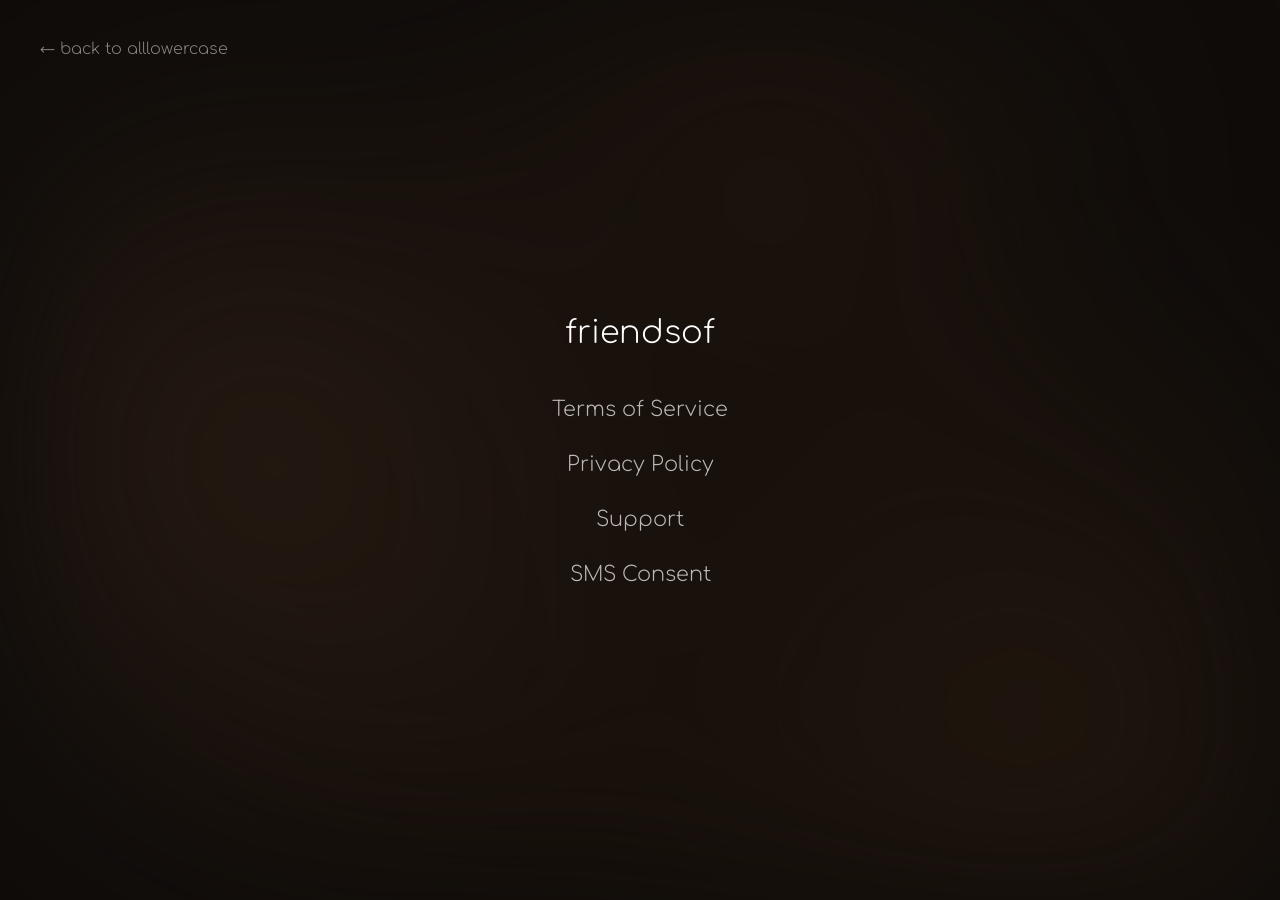
<file: fof/index.html>
<!DOCTYPE html>
<html lang="en">
<head>
    <meta charset="UTF-8">
    <meta http-equiv="refresh" content="0; url=/friendsof">
    <link rel="canonical" href="https://alllowercase.co/friendsof">
    <title>friendsof</title>
</head>
<body>
    <p>This page has moved to <a href="/friendsof">alllowercase.co/friendsof</a>.</p>
</body>
</html>
</file>
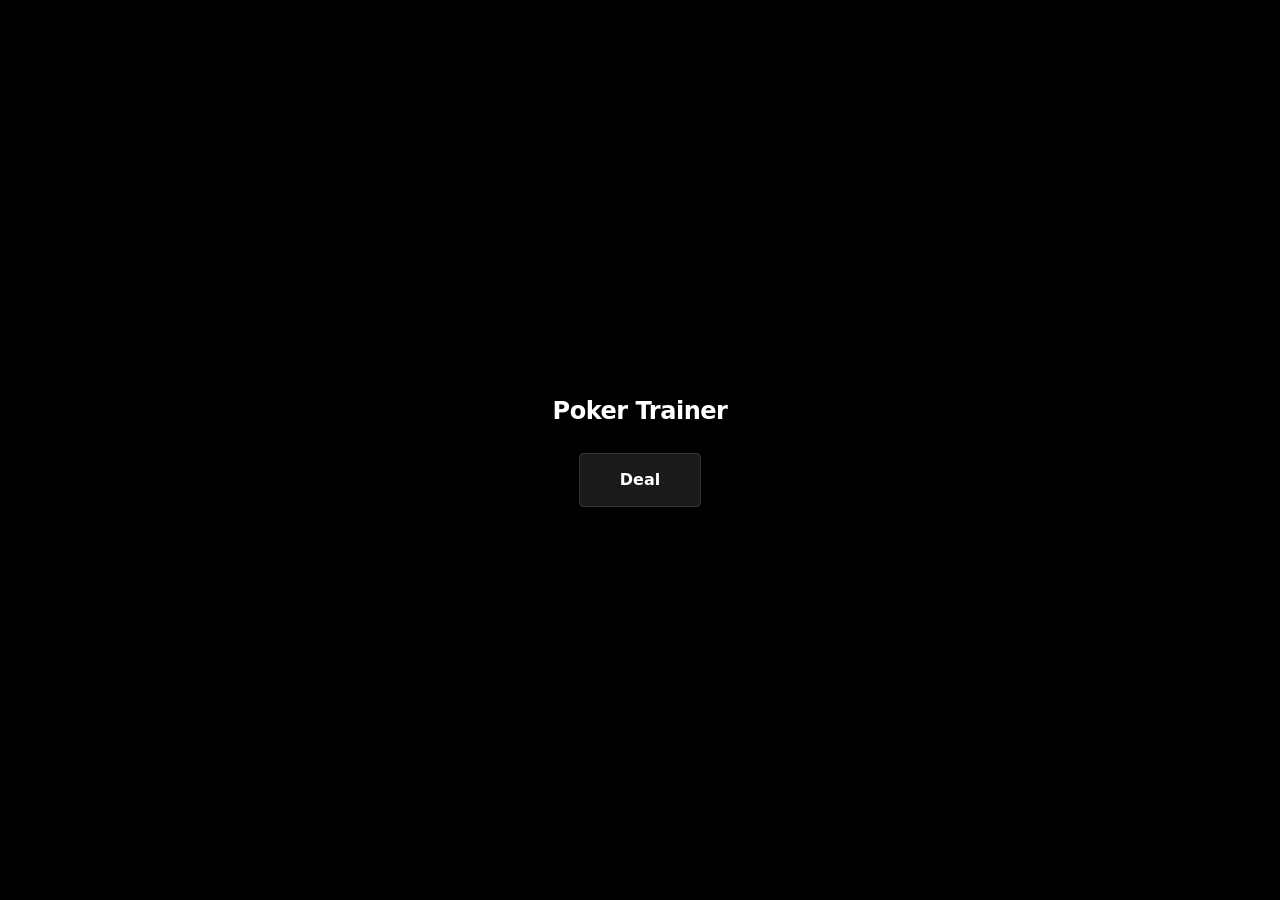
<file: poker/index.html>
<!doctype html>
<html lang="en">
  <head>
    <meta charset="UTF-8" />
    <meta name="viewport" content="width=device-width, initial-scale=1.0, maximum-scale=1.0, user-scalable=no" />
    <title>Poker Trainer</title>
    <script type="module" crossorigin src="/poker/assets/index-4RdGtGup.js"></script>
    <link rel="stylesheet" crossorigin href="/poker/assets/index-BYNQ9uqM.css">
  </head>
  <body>
    <div id="root"></div>
  </body>
</html>
</file>
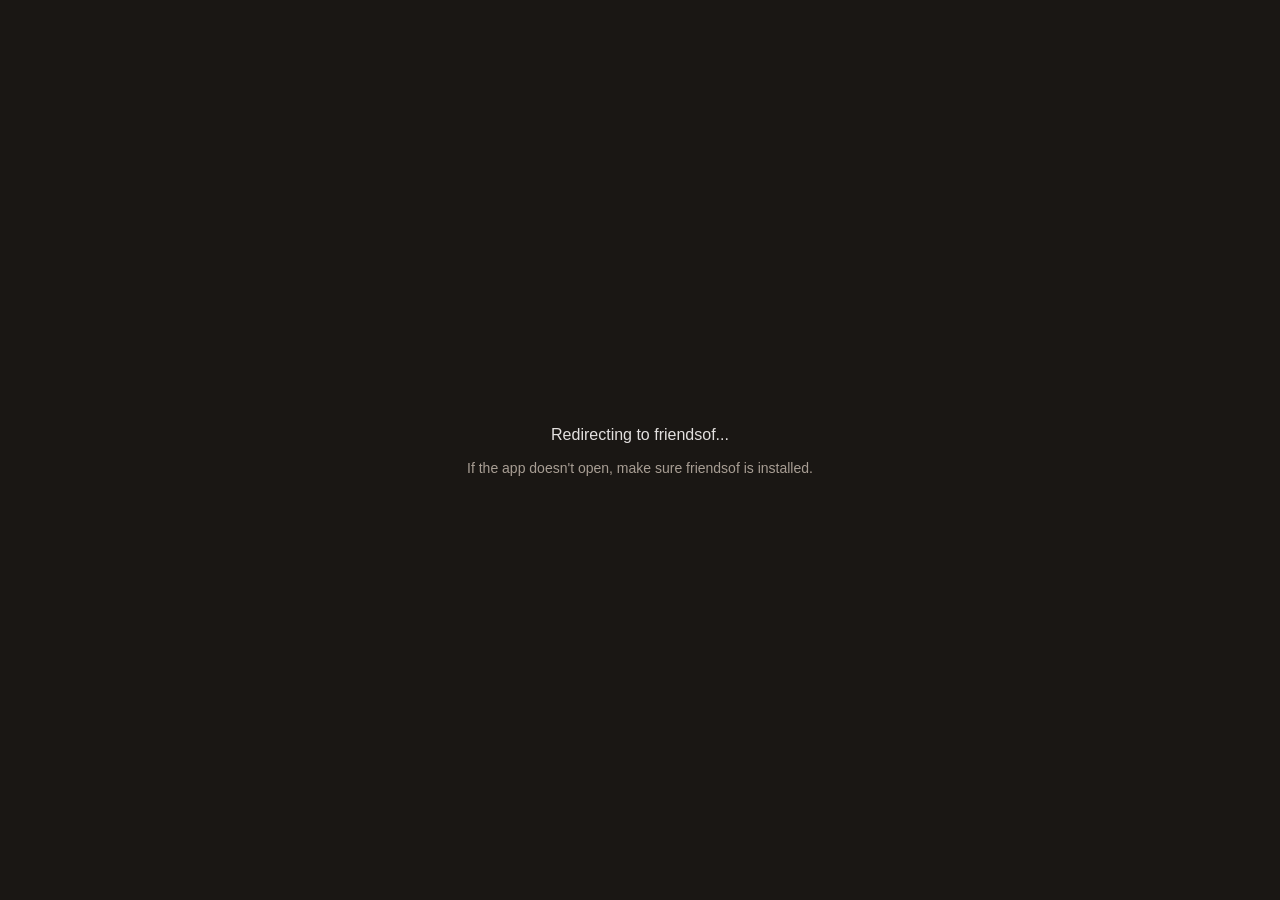
<file: auth/callback/index.html>
<!DOCTYPE html>
<html>
<head>
  <meta charset="utf-8">
  <meta name="viewport" content="width=device-width, initial-scale=1">
  <title>friendsof</title>
</head>
<body style="font-family: -apple-system, sans-serif; display: flex; justify-content: center; align-items: center; height: 100vh; margin: 0; background: #1A1714; color: #E3E0DF;">
  <div style="text-align: center;">
    <p>Redirecting to friendsof...</p>
    <p style="color: #A89E94; font-size: 14px;">If the app doesn't open, make sure friendsof is installed.</p>
  </div>
</body>
</html>
</file>
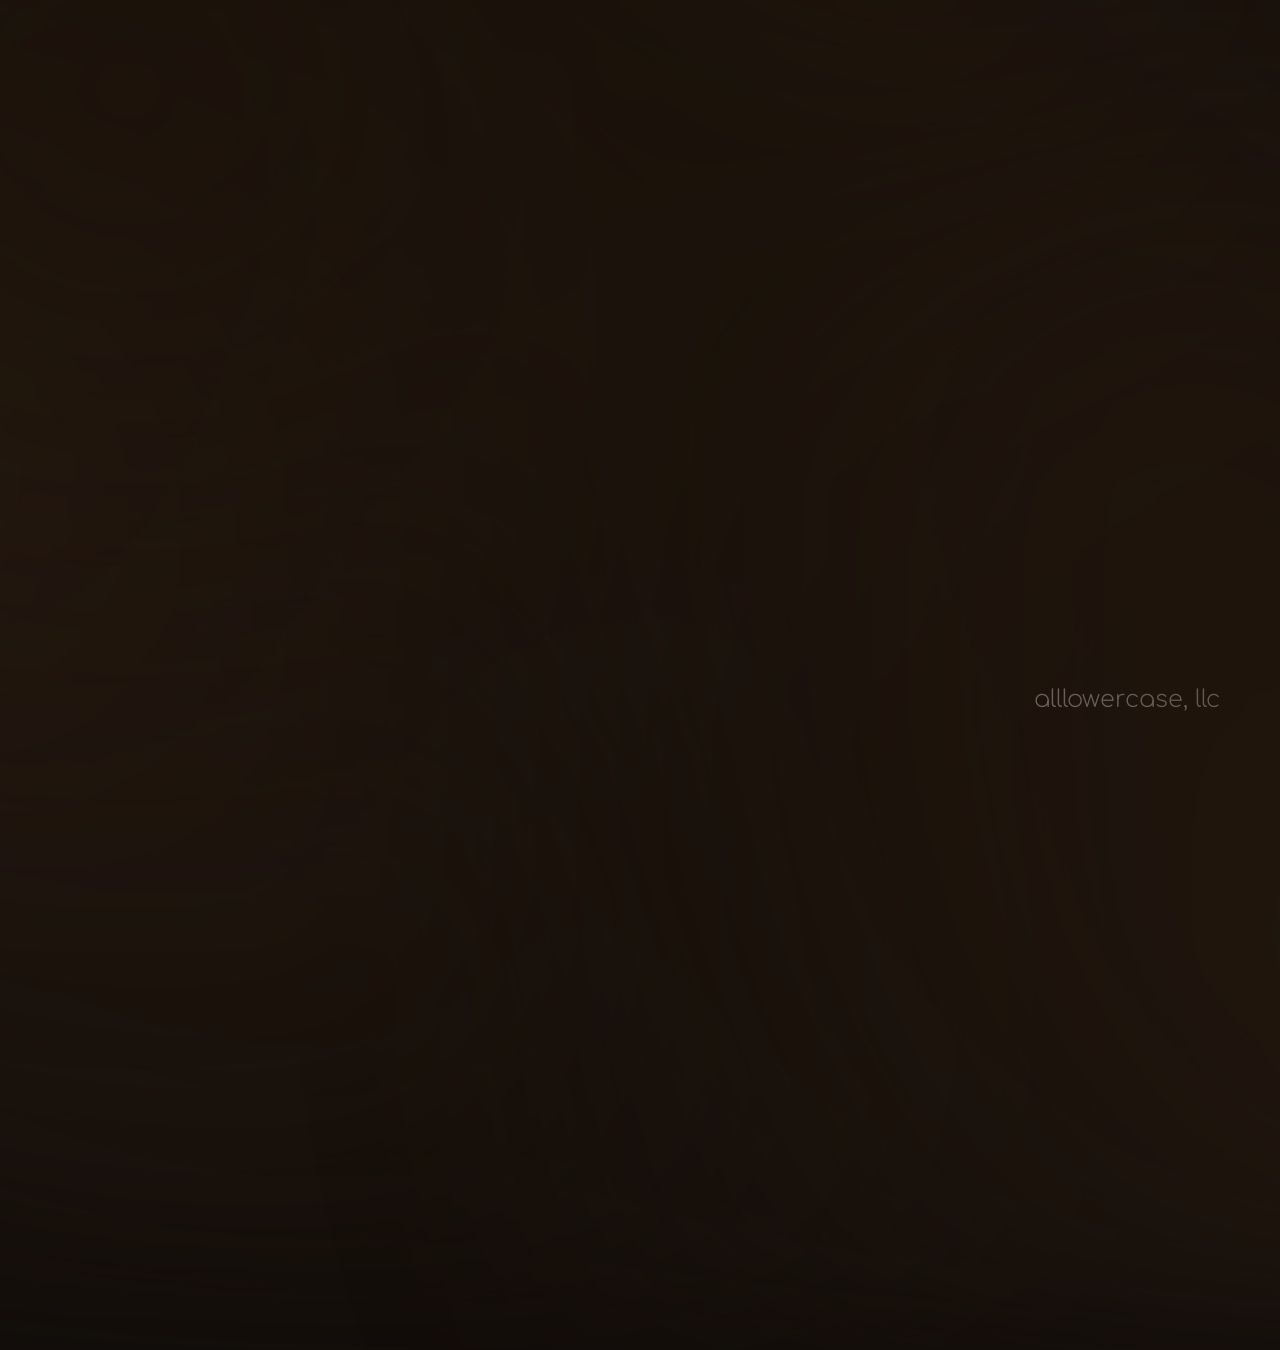
<file: alllowercase-website.html>
<!DOCTYPE html>
<html lang="en">
<head>
    <meta charset="UTF-8">
    <meta name="viewport" content="width=device-width, initial-scale=1.0">
    <title>alllowercase, llc</title>
    <style>
        @import url('https://fonts.googleapis.com/css2?family=Comfortaa:wght@300;400&display=swap');
        
        * {
            margin: 0;
            padding: 0;
            box-sizing: border-box;
        }
        
        body {
            font-family: 'Comfortaa', sans-serif;
            background: #0f0c0a;
            color: #ffffff;
            height: 100vh;
            padding: 60px;
            overflow: hidden;
            position: relative;
        }
        
        .text-container {
            position: fixed;
            right: 60px;
            bottom: 60px;
            text-align: right;
        }
        
        .main-title {
            font-size: 1.5rem;
            font-weight: 300;
            transition: transform 0.15s ease-out;
            display: inline-block;
            margin-bottom: 1rem;
        }
        
        .sub-items {
            text-align: right;
        }
        
        .sub-items a {
            display: block;
            color: #ffffff;
            text-decoration: none;
            font-size: 1.2rem;
            font-weight: 300;
            margin-bottom: 1rem;
            opacity: 0;
            transform: translateY(-10px);
            transition: opacity 0.5s ease-out, transform 0.5s ease-out;
            pointer-events: none;
        }
        
        .sub-items a:nth-child(1) {
            transition-delay: 0.1s;
        }
        
        .sub-items a:nth-child(2) {
            transition-delay: 0.2s;
        }
        
        .sub-items a:nth-child(3) {
            transition-delay: 0.3s;
        }
        
        .sub-items.visible a {
            opacity: 0.7;
            transform: translateY(0);
        }
        
        .sub-items a:hover {
            opacity: 1;
        }
        
        body::before,
        body::after {
            content: '';
            position: absolute;
            width: 200%;
            height: 200%;
            z-index: 1;
        }
        
        body::before {
            top: -50%;
            left: -50%;
            background: 
                radial-gradient(circle at 20% 50%, rgba(45, 30, 20, 0.8) 0%, transparent 40%),
                radial-gradient(circle at 60% 20%, rgba(40, 25, 15, 0.6) 0%, transparent 40%),
                radial-gradient(circle at 40% 80%, rgba(35, 22, 12, 0.5) 0%, transparent 40%);
            filter: blur(80px);
            animation: blobFlow1 50s linear infinite;
        }
        
        body::after {
            top: -50%;
            left: -50%;
            background: 
                radial-gradient(circle at 80% 80%, rgba(38, 25, 15, 0.8) 0%, transparent 40%),
                radial-gradient(circle at 30% 30%, rgba(30, 20, 10, 0.7) 0%, transparent 40%),
                radial-gradient(circle at 70% 50%, rgba(35, 23, 13, 0.6) 0%, transparent 40%);
            filter: blur(80px);
            animation: blobFlow2 55s linear infinite;
        }
        
        @keyframes blobFlow1 {
            0% {
                transform: translate(0, 0) rotate(0deg);
            }
            100% {
                transform: translate(-10%, 15%) rotate(360deg);
            }
        }
        
        @keyframes blobFlow2 {
            0% {
                transform: translate(0, 0) rotate(0deg);
            }
            100% {
                transform: translate(15%, -10%) rotate(-360deg);
            }
        }
        
        @media (max-width: 600px) {
            .text-container {
                right: 30px;
                bottom: 30px;
            }
            .main-title {
                font-size: 1.2rem;
            }
            .sub-items a {
                font-size: 1rem;
            }
        }
    </style>
</head>
<body>
    <div class="text-container">
        <h1 class="main-title" id="text">alllowercase, llc</h1>
        <div class="sub-items" id="subItems">
            <a>audiomack</a>
            <a>liim</a>
            <a>friends of friends</a>
        </div>
    </div>
    
    <script>
        const text = document.getElementById('text');
        const subItems = document.getElementById('subItems');
        let menuExpanded = false;
        
        // Mouse tilt effect
        document.addEventListener('mousemove', (e) => {
            const rect = text.getBoundingClientRect();
            const textCenterX = rect.left + rect.width / 2;
            const textCenterY = rect.top + rect.height / 2;
            
            const deltaX = e.clientX - textCenterX;
            const deltaY = e.clientY - textCenterY;
            
            const distance = Math.sqrt(deltaX * deltaX + deltaY * deltaY);
            const maxDistance = 400;
            
            if (distance < maxDistance) {
                const strength = (maxDistance - distance) / maxDistance;
                const tiltX = (deltaY / distance) * strength * 8;
                const tiltY = -(deltaX / distance) * strength * 8;
                
                text.style.transform = `perspective(1000px) rotateX(${tiltX}deg) rotateY(${tiltY}deg)`;
            } else {
                text.style.transform = 'perspective(1000px) rotateX(0deg) rotateY(0deg)';
            }
        });
        
        // Wheel event to expand menu without scrolling page
        let scrollAccumulator = 0;
        window.addEventListener('wheel', (e) => {
            e.preventDefault();
            scrollAccumulator += e.deltaY;
            
            if (scrollAccumulator > 20 && !menuExpanded) {
                subItems.classList.add('visible');
                menuExpanded = true;
            } else if (scrollAccumulator < 10 && menuExpanded) {
                subItems.classList.remove('visible');
                menuExpanded = false;
                scrollAccumulator = 0;
            }
        }, { passive: false });
    </script>
</body>
</html>
</file>
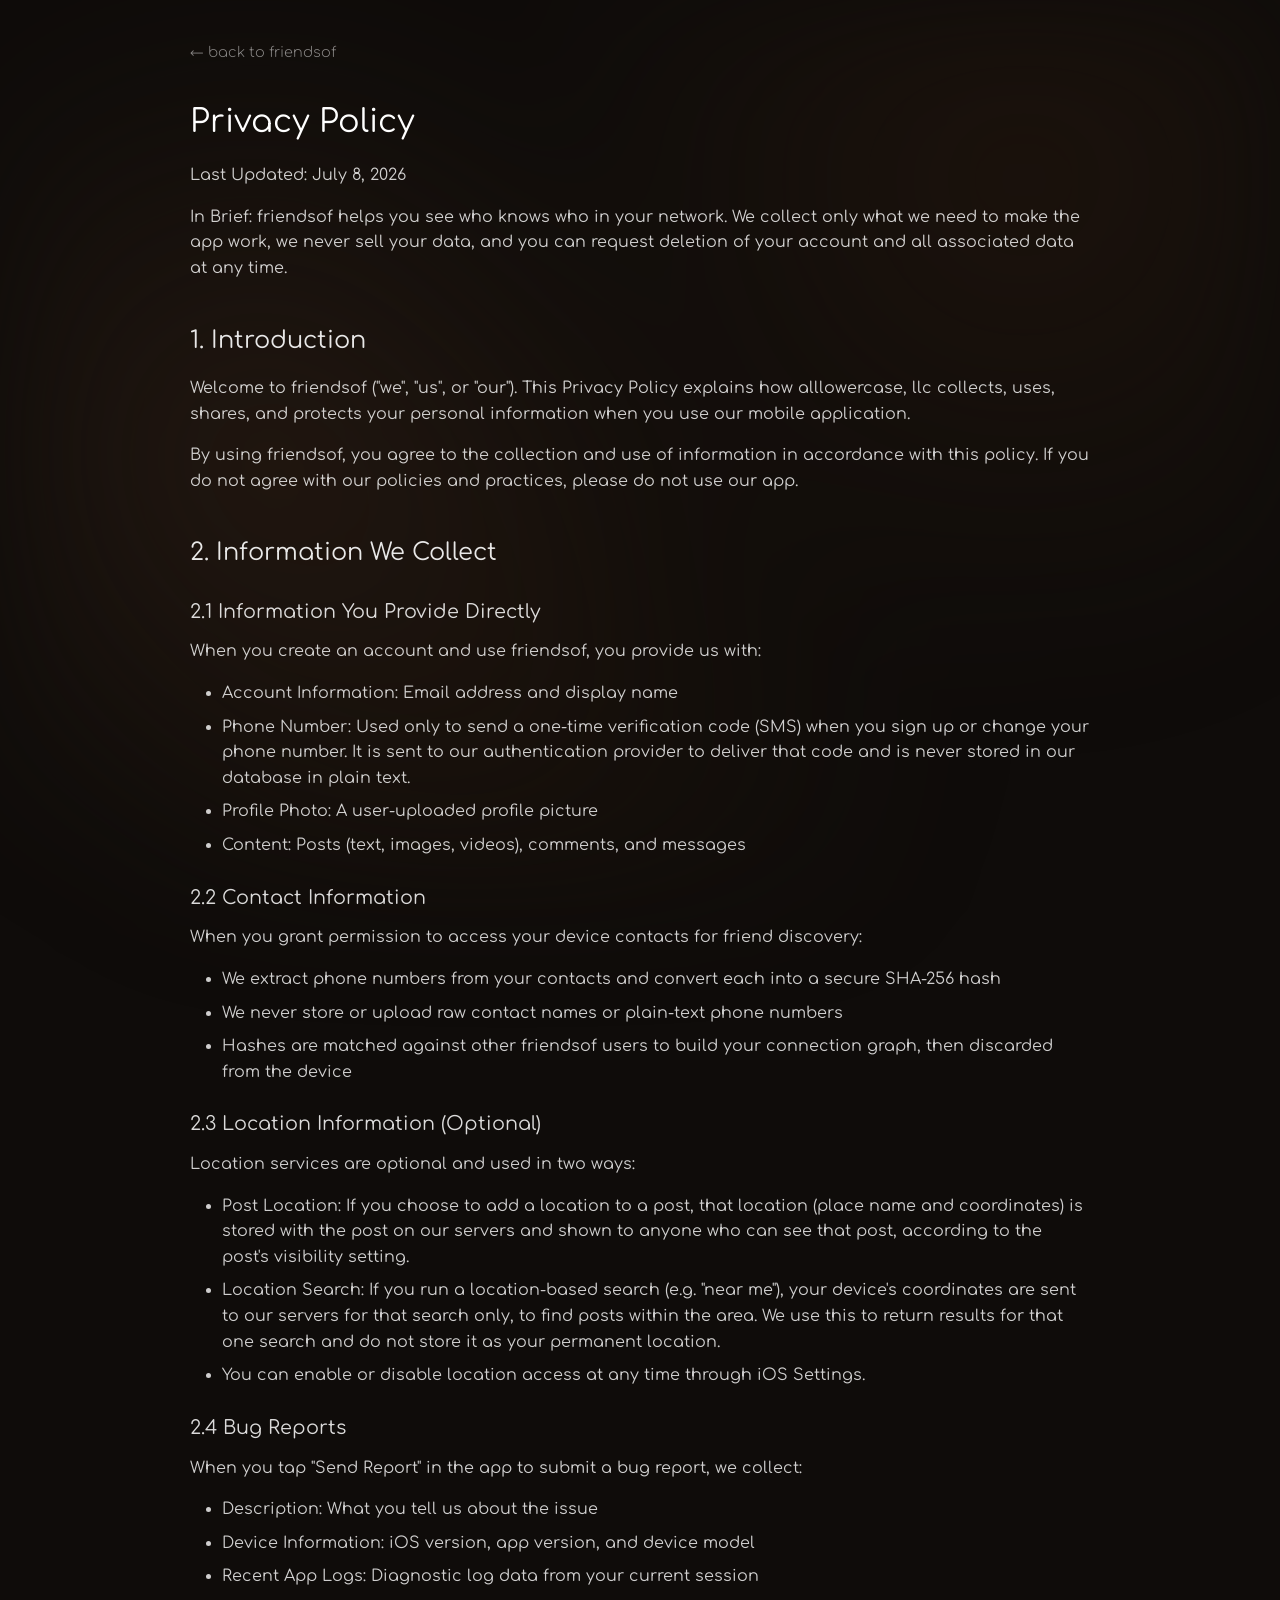
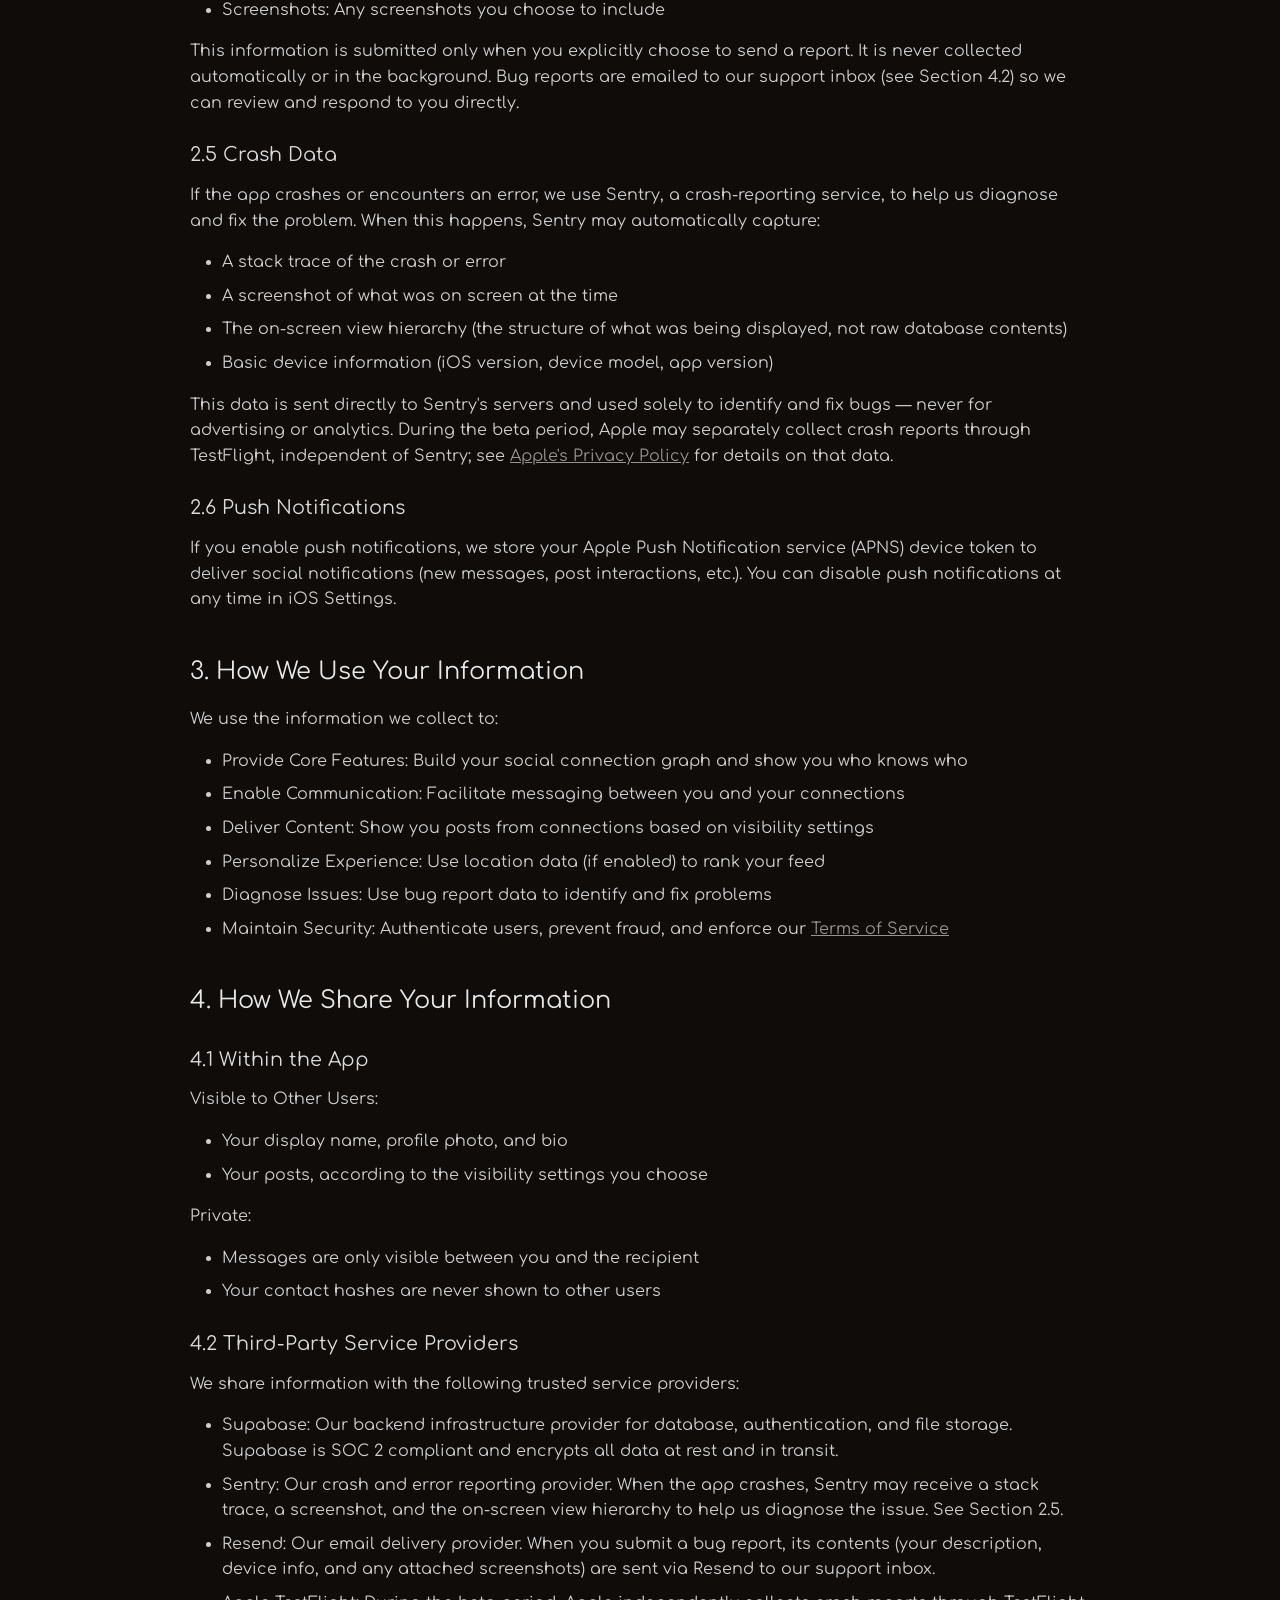
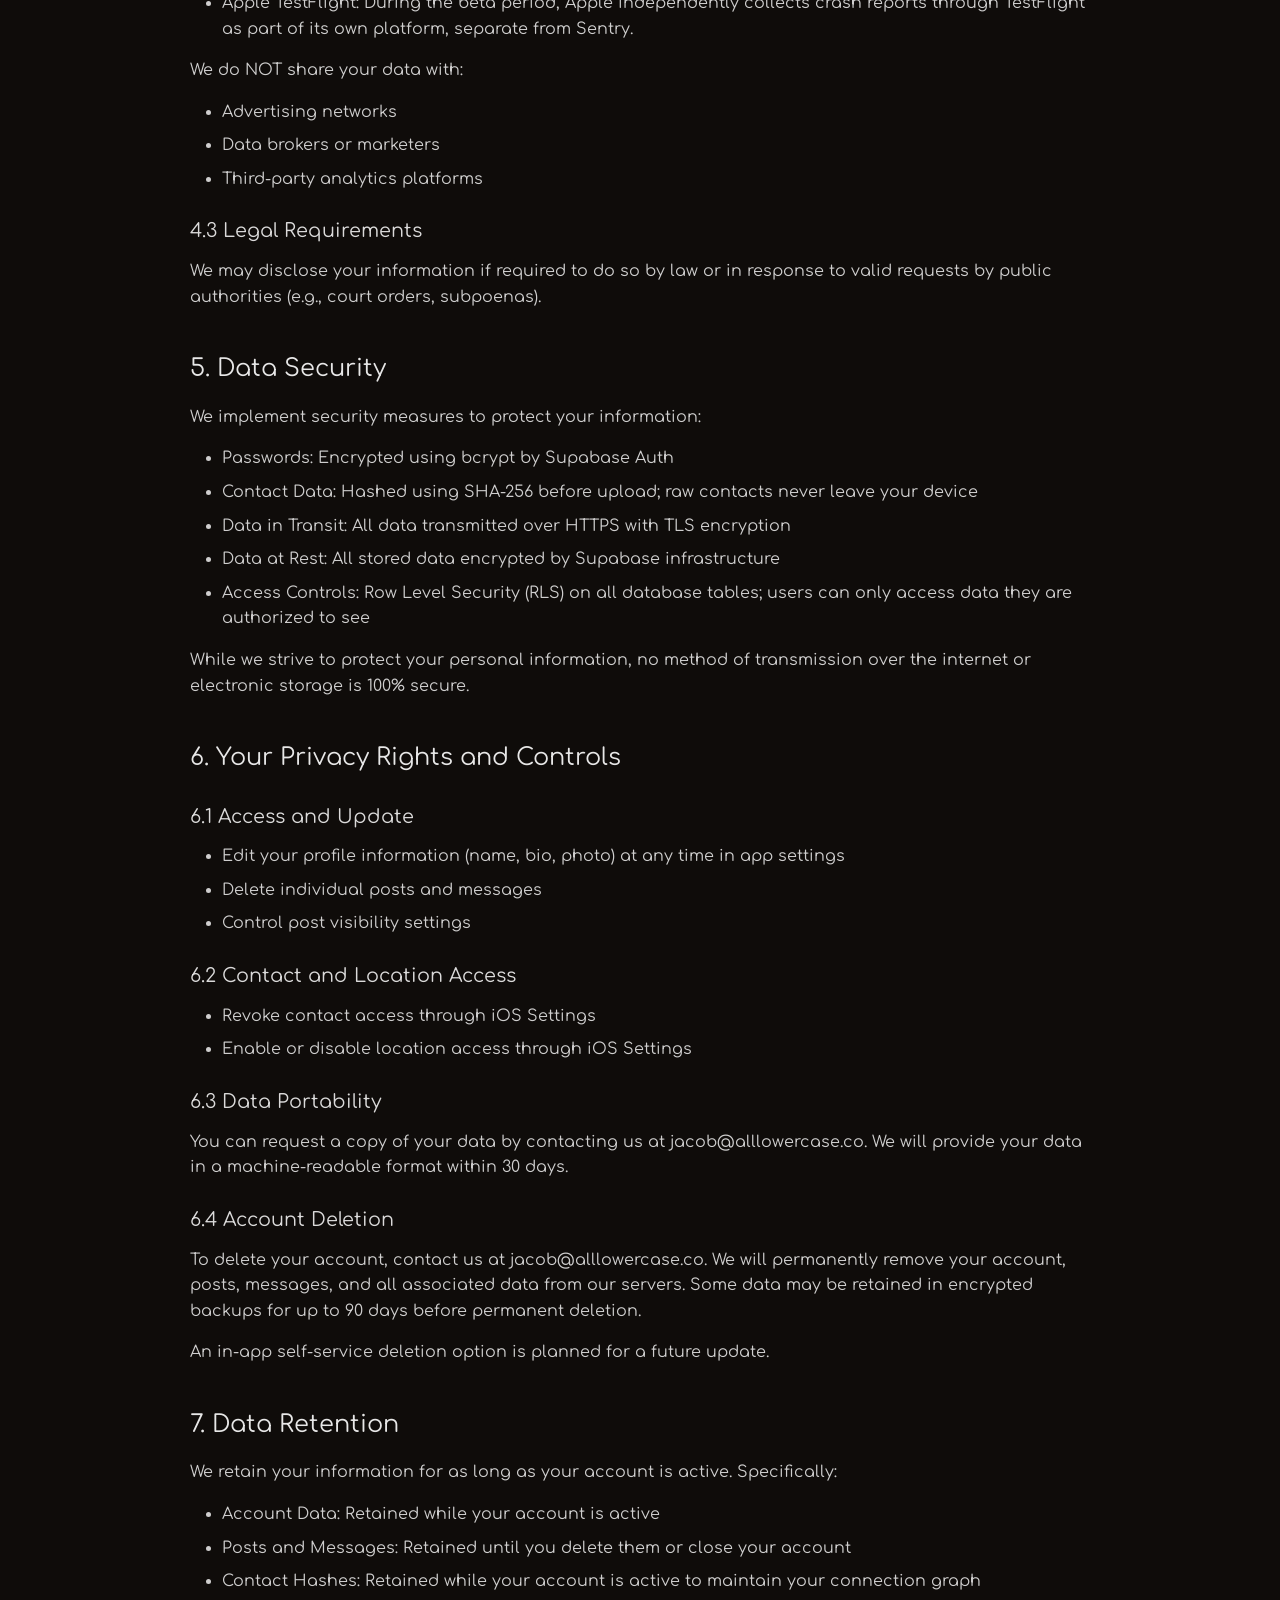
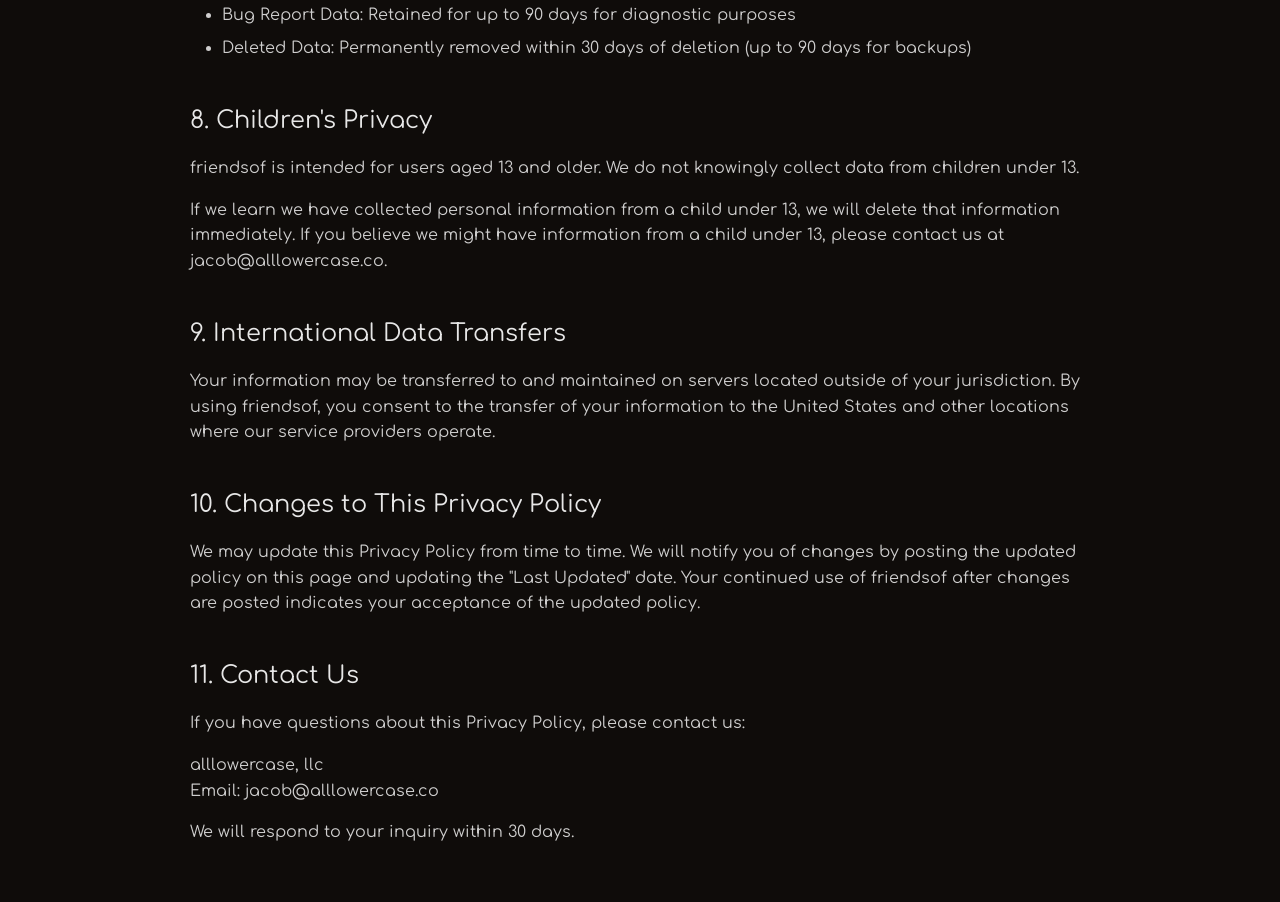
<file: friendsof/privacy.html>
<!DOCTYPE html>
<html lang="en">
<head>
    <meta charset="UTF-8">
    <meta name="viewport" content="width=device-width, initial-scale=1.0">
    <title>Privacy Policy - friendsof</title>
    <style>
        @import url('https://fonts.googleapis.com/css2?family=Comfortaa:wght@300;400&display=swap');

        * {
            margin: 0;
            padding: 0;
            box-sizing: border-box;
        }

        body {
            font-family: 'Comfortaa', sans-serif;
            background: #0f0c0a;
            color: #ffffff;
            line-height: 1.6;
            padding: 40px 20px;
            position: relative;
        }

        body::before {
            content: '';
            position: fixed;
            top: 0;
            left: 0;
            width: 100%;
            height: 100%;
            background:
                radial-gradient(circle at 20% 50%, rgba(45, 30, 20, 0.6) 0%, transparent 40%),
                radial-gradient(circle at 80% 20%, rgba(40, 25, 15, 0.5) 0%, transparent 40%),
                radial-gradient(circle at 40% 80%, rgba(35, 22, 12, 0.4) 0%, transparent 40%);
            filter: blur(60px);
            z-index: 0;
        }

        .back-link {
            display: inline-block;
            color: #ffffff;
            text-decoration: none;
            font-size: 0.9rem;
            font-weight: 300;
            opacity: 0.5;
            margin-bottom: 2rem;
            transition: opacity 0.3s ease;
            position: relative;
            z-index: 1;
        }

        .back-link:hover {
            opacity: 1;
        }

        .container {
            max-width: 900px;
            margin: 0 auto;
            position: relative;
            z-index: 1;
        }

        h1 {
            font-size: 2rem;
            font-weight: 400;
            margin-bottom: 1rem;
        }

        h2 {
            font-size: 1.5rem;
            font-weight: 400;
            margin-top: 2.5rem;
            margin-bottom: 1rem;
            opacity: 0.9;
        }

        h3 {
            font-size: 1.2rem;
            font-weight: 400;
            margin-top: 1.5rem;
            margin-bottom: 0.75rem;
            opacity: 0.85;
        }

        p {
            margin-bottom: 1rem;
            opacity: 0.8;
        }

        ul {
            margin-bottom: 1rem;
            margin-left: 2rem;
            opacity: 0.8;
        }

        li {
            margin-bottom: 0.5rem;
        }

        strong {
            font-weight: 400;
            opacity: 1;
        }

        a {
            color: #ffffff;
            opacity: 0.7;
            transition: opacity 0.3s ease;
        }

        a:hover {
            opacity: 1;
        }

        @media (max-width: 600px) {
            body {
                padding: 30px 20px;
            }
            h1 {
                font-size: 1.6rem;
            }
            h2 {
                font-size: 1.3rem;
            }
            h3 {
                font-size: 1.1rem;
            }
        }
    </style>
</head>
<body>
    <div class="container">
        <a href="/friendsof" class="back-link">&larr; back to friendsof</a>

        <h1>Privacy Policy</h1>
        <p>Last Updated: July 8, 2026</p>

        <p><strong>In Brief:</strong> friendsof helps you see who knows who in your network. We collect only what we need to make the app work, we never sell your data, and you can request deletion of your account and all associated data at any time.</p>

        <h2>1. Introduction</h2>
        <p>Welcome to friendsof ("we", "us", or "our"). This Privacy Policy explains how alllowercase, llc collects, uses, shares, and protects your personal information when you use our mobile application.</p>
        <p>By using friendsof, you agree to the collection and use of information in accordance with this policy. If you do not agree with our policies and practices, please do not use our app.</p>

        <h2>2. Information We Collect</h2>

        <h3>2.1 Information You Provide Directly</h3>
        <p>When you create an account and use friendsof, you provide us with:</p>
        <ul>
            <li><strong>Account Information:</strong> Email address and display name</li>
            <li><strong>Phone Number:</strong> Used only to send a one-time verification code (SMS) when you sign up or change your phone number. It is sent to our authentication provider to deliver that code and is never stored in our database in plain text.</li>
            <li><strong>Profile Photo:</strong> A user-uploaded profile picture</li>
            <li><strong>Content:</strong> Posts (text, images, videos), comments, and messages</li>
        </ul>

        <h3>2.2 Contact Information</h3>
        <p>When you grant permission to access your device contacts for friend discovery:</p>
        <ul>
            <li>We extract phone numbers from your contacts and convert each into a secure SHA-256 hash</li>
            <li><strong>We never store or upload raw contact names or plain-text phone numbers</strong></li>
            <li>Hashes are matched against other friendsof users to build your connection graph, then discarded from the device</li>
        </ul>

        <h3>2.3 Location Information (Optional)</h3>
        <p>Location services are optional and used in two ways:</p>
        <ul>
            <li><strong>Post Location:</strong> If you choose to add a location to a post, that location (place name and coordinates) is stored with the post on our servers and shown to anyone who can see that post, according to the post's visibility setting.</li>
            <li><strong>Location Search:</strong> If you run a location-based search (e.g. "near me"), your device's coordinates are sent to our servers for that search only, to find posts within the area. We use this to return results for that one search and do not store it as your permanent location.</li>
            <li>You can enable or disable location access at any time through iOS Settings.</li>
        </ul>

        <h3>2.4 Bug Reports</h3>
        <p>When you tap "Send Report" in the app to submit a bug report, we collect:</p>
        <ul>
            <li><strong>Description:</strong> What you tell us about the issue</li>
            <li><strong>Device Information:</strong> iOS version, app version, and device model</li>
            <li><strong>Recent App Logs:</strong> Diagnostic log data from your current session</li>
            <li><strong>Screenshots:</strong> Any screenshots you choose to include</li>
        </ul>
        <p>This information is submitted only when you explicitly choose to send a report. It is never collected automatically or in the background. Bug reports are emailed to our support inbox (see Section 4.2) so we can review and respond to you directly.</p>

        <h3>2.5 Crash Data</h3>
        <p>If the app crashes or encounters an error, we use <strong>Sentry</strong>, a crash-reporting service, to help us diagnose and fix the problem. When this happens, Sentry may automatically capture:</p>
        <ul>
            <li>A stack trace of the crash or error</li>
            <li>A screenshot of what was on screen at the time</li>
            <li>The on-screen view hierarchy (the structure of what was being displayed, not raw database contents)</li>
            <li>Basic device information (iOS version, device model, app version)</li>
        </ul>
        <p>This data is sent directly to Sentry's servers and used solely to identify and fix bugs — never for advertising or analytics. During the beta period, Apple may separately collect crash reports through TestFlight, independent of Sentry; see <a href="https://www.apple.com/legal/privacy/">Apple's Privacy Policy</a> for details on that data.</p>

        <h3>2.6 Push Notifications</h3>
        <p>If you enable push notifications, we store your Apple Push Notification service (APNS) device token to deliver social notifications (new messages, post interactions, etc.). You can disable push notifications at any time in iOS Settings.</p>

        <h2>3. How We Use Your Information</h2>
        <p>We use the information we collect to:</p>
        <ul>
            <li><strong>Provide Core Features:</strong> Build your social connection graph and show you who knows who</li>
            <li><strong>Enable Communication:</strong> Facilitate messaging between you and your connections</li>
            <li><strong>Deliver Content:</strong> Show you posts from connections based on visibility settings</li>
            <li><strong>Personalize Experience:</strong> Use location data (if enabled) to rank your feed</li>
            <li><strong>Diagnose Issues:</strong> Use bug report data to identify and fix problems</li>
            <li><strong>Maintain Security:</strong> Authenticate users, prevent fraud, and enforce our <a href="/friendsof/tos">Terms of Service</a></li>
        </ul>

        <h2>4. How We Share Your Information</h2>

        <h3>4.1 Within the App</h3>
        <p><strong>Visible to Other Users:</strong></p>
        <ul>
            <li>Your display name, profile photo, and bio</li>
            <li>Your posts, according to the visibility settings you choose</li>
        </ul>
        <p><strong>Private:</strong></p>
        <ul>
            <li>Messages are only visible between you and the recipient</li>
            <li>Your contact hashes are never shown to other users</li>
        </ul>

        <h3>4.2 Third-Party Service Providers</h3>
        <p>We share information with the following trusted service providers:</p>
        <ul>
            <li><strong>Supabase:</strong> Our backend infrastructure provider for database, authentication, and file storage. Supabase is SOC 2 compliant and encrypts all data at rest and in transit.</li>
            <li><strong>Sentry:</strong> Our crash and error reporting provider. When the app crashes, Sentry may receive a stack trace, a screenshot, and the on-screen view hierarchy to help us diagnose the issue. See Section 2.5.</li>
            <li><strong>Resend:</strong> Our email delivery provider. When you submit a bug report, its contents (your description, device info, and any attached screenshots) are sent via Resend to our support inbox.</li>
            <li><strong>Apple TestFlight:</strong> During the beta period, Apple independently collects crash reports through TestFlight as part of its own platform, separate from Sentry.</li>
        </ul>

        <p><strong>We do NOT share your data with:</strong></p>
        <ul>
            <li>Advertising networks</li>
            <li>Data brokers or marketers</li>
            <li>Third-party analytics platforms</li>
        </ul>

        <h3>4.3 Legal Requirements</h3>
        <p>We may disclose your information if required to do so by law or in response to valid requests by public authorities (e.g., court orders, subpoenas).</p>

        <h2>5. Data Security</h2>
        <p>We implement security measures to protect your information:</p>
        <ul>
            <li><strong>Passwords:</strong> Encrypted using bcrypt by Supabase Auth</li>
            <li><strong>Contact Data:</strong> Hashed using SHA-256 before upload; raw contacts never leave your device</li>
            <li><strong>Data in Transit:</strong> All data transmitted over HTTPS with TLS encryption</li>
            <li><strong>Data at Rest:</strong> All stored data encrypted by Supabase infrastructure</li>
            <li><strong>Access Controls:</strong> Row Level Security (RLS) on all database tables; users can only access data they are authorized to see</li>
        </ul>
        <p>While we strive to protect your personal information, no method of transmission over the internet or electronic storage is 100% secure.</p>

        <h2>6. Your Privacy Rights and Controls</h2>

        <h3>6.1 Access and Update</h3>
        <ul>
            <li>Edit your profile information (name, bio, photo) at any time in app settings</li>
            <li>Delete individual posts and messages</li>
            <li>Control post visibility settings</li>
        </ul>

        <h3>6.2 Contact and Location Access</h3>
        <ul>
            <li>Revoke contact access through iOS Settings</li>
            <li>Enable or disable location access through iOS Settings</li>
        </ul>

        <h3>6.3 Data Portability</h3>
        <p>You can request a copy of your data by contacting us at jacob@alllowercase.co. We will provide your data in a machine-readable format within 30 days.</p>

        <h3>6.4 Account Deletion</h3>
        <p>To delete your account, contact us at jacob@alllowercase.co. We will permanently remove your account, posts, messages, and all associated data from our servers. Some data may be retained in encrypted backups for up to 90 days before permanent deletion.</p>
        <p>An in-app self-service deletion option is planned for a future update.</p>

        <h2>7. Data Retention</h2>
        <p>We retain your information for as long as your account is active. Specifically:</p>
        <ul>
            <li><strong>Account Data:</strong> Retained while your account is active</li>
            <li><strong>Posts and Messages:</strong> Retained until you delete them or close your account</li>
            <li><strong>Contact Hashes:</strong> Retained while your account is active to maintain your connection graph</li>
            <li><strong>Bug Report Data:</strong> Retained for up to 90 days for diagnostic purposes</li>
            <li><strong>Deleted Data:</strong> Permanently removed within 30 days of deletion (up to 90 days for backups)</li>
        </ul>

        <h2>8. Children's Privacy</h2>
        <p>friendsof is intended for users aged 13 and older. We do not knowingly collect data from children under 13.</p>
        <p>If we learn we have collected personal information from a child under 13, we will delete that information immediately. If you believe we might have information from a child under 13, please contact us at jacob@alllowercase.co.</p>

        <h2>9. International Data Transfers</h2>
        <p>Your information may be transferred to and maintained on servers located outside of your jurisdiction. By using friendsof, you consent to the transfer of your information to the United States and other locations where our service providers operate.</p>

        <h2>10. Changes to This Privacy Policy</h2>
        <p>We may update this Privacy Policy from time to time. We will notify you of changes by posting the updated policy on this page and updating the "Last Updated" date. Your continued use of friendsof after changes are posted indicates your acceptance of the updated policy.</p>

        <h2>11. Contact Us</h2>
        <p>If you have questions about this Privacy Policy, please contact us:</p>
        <p>
            <strong>alllowercase, llc</strong><br>
            Email: jacob@alllowercase.co
        </p>
        <p>We will respond to your inquiry within 30 days.</p>
    </div>
</body>
</html>
</file>
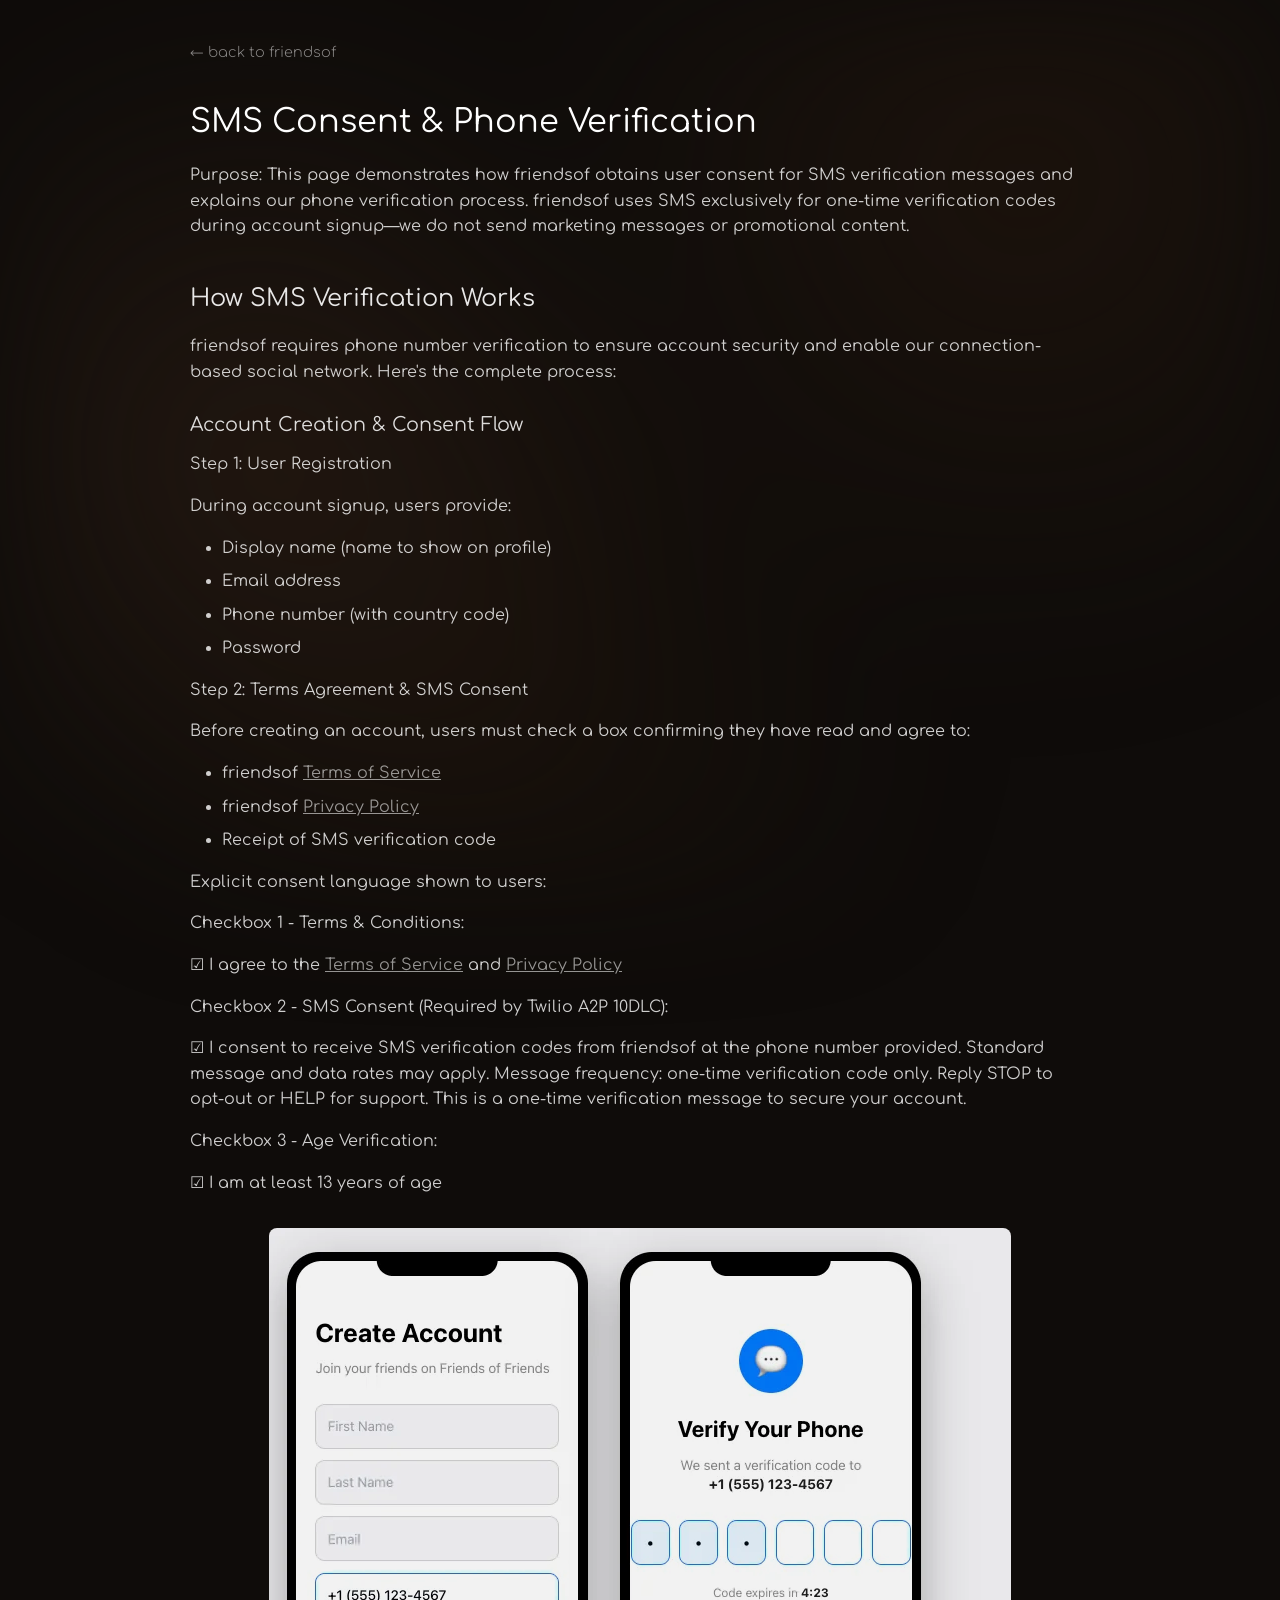
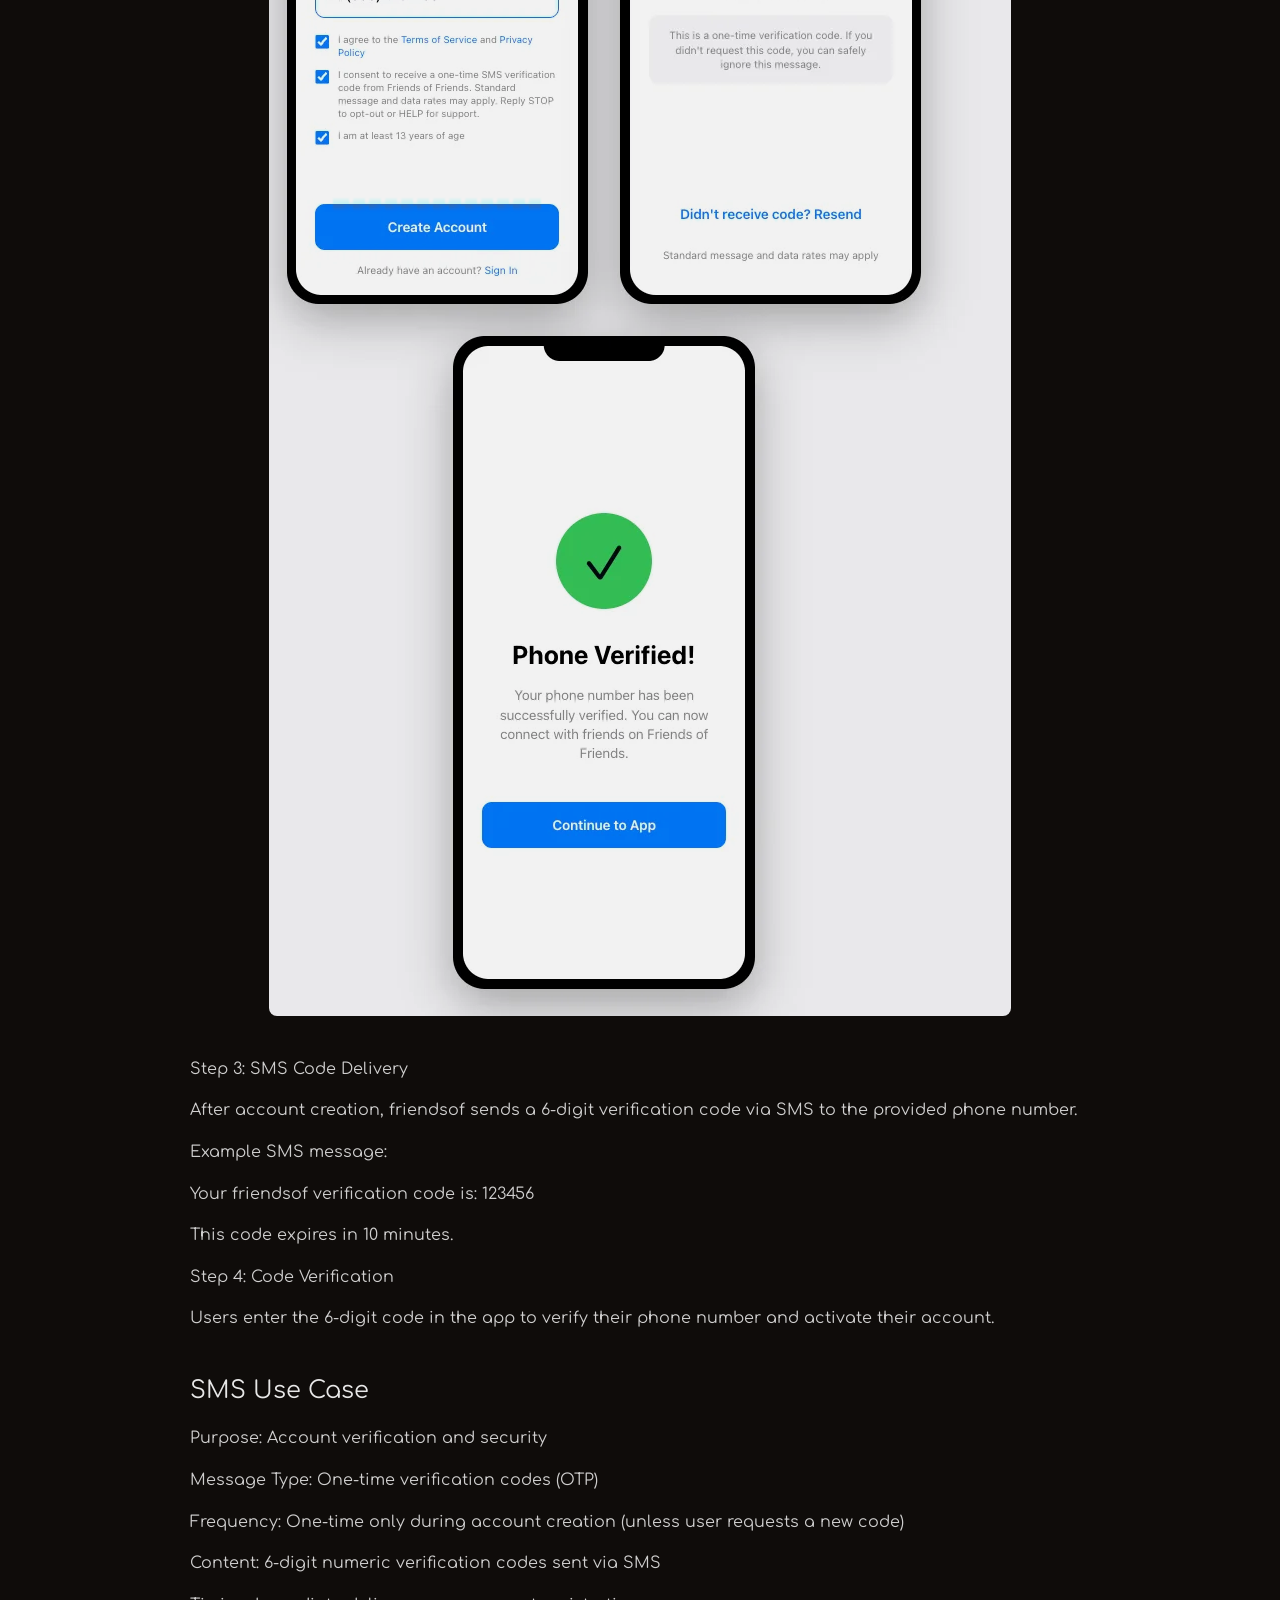
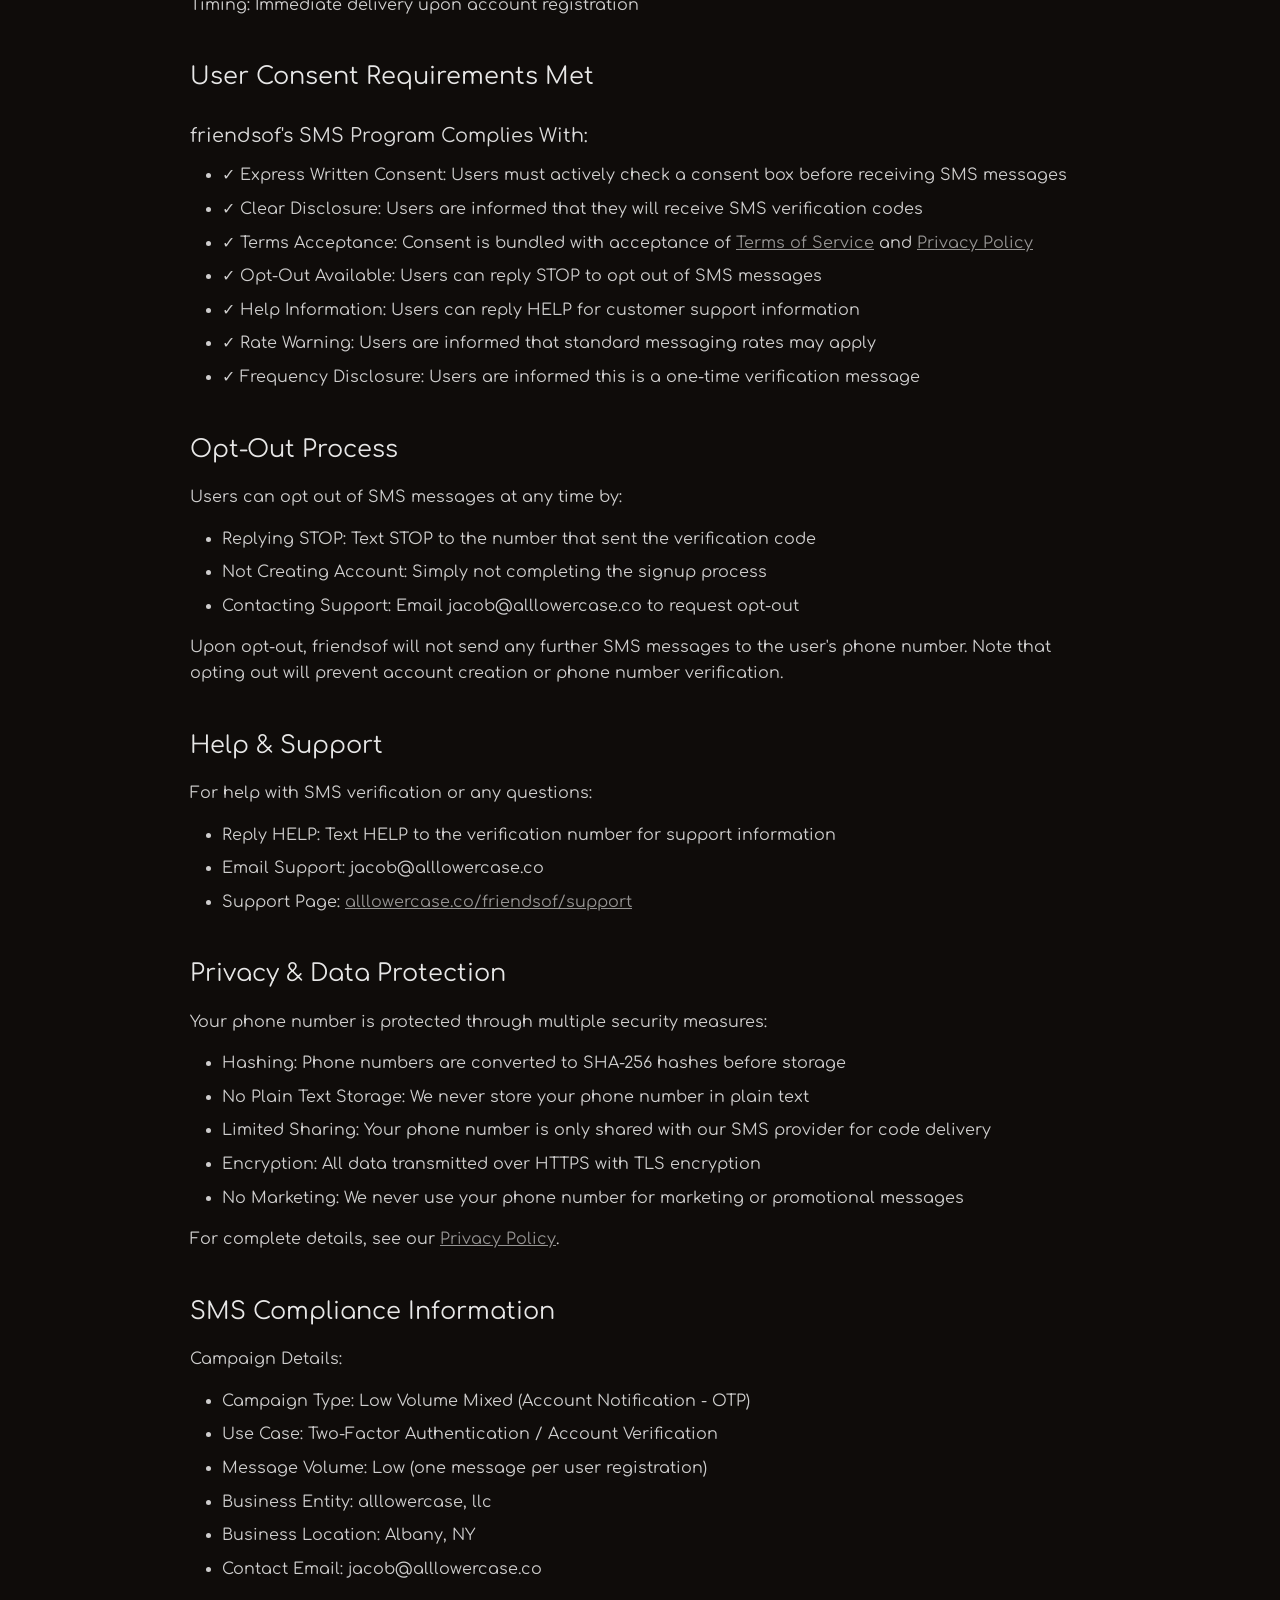
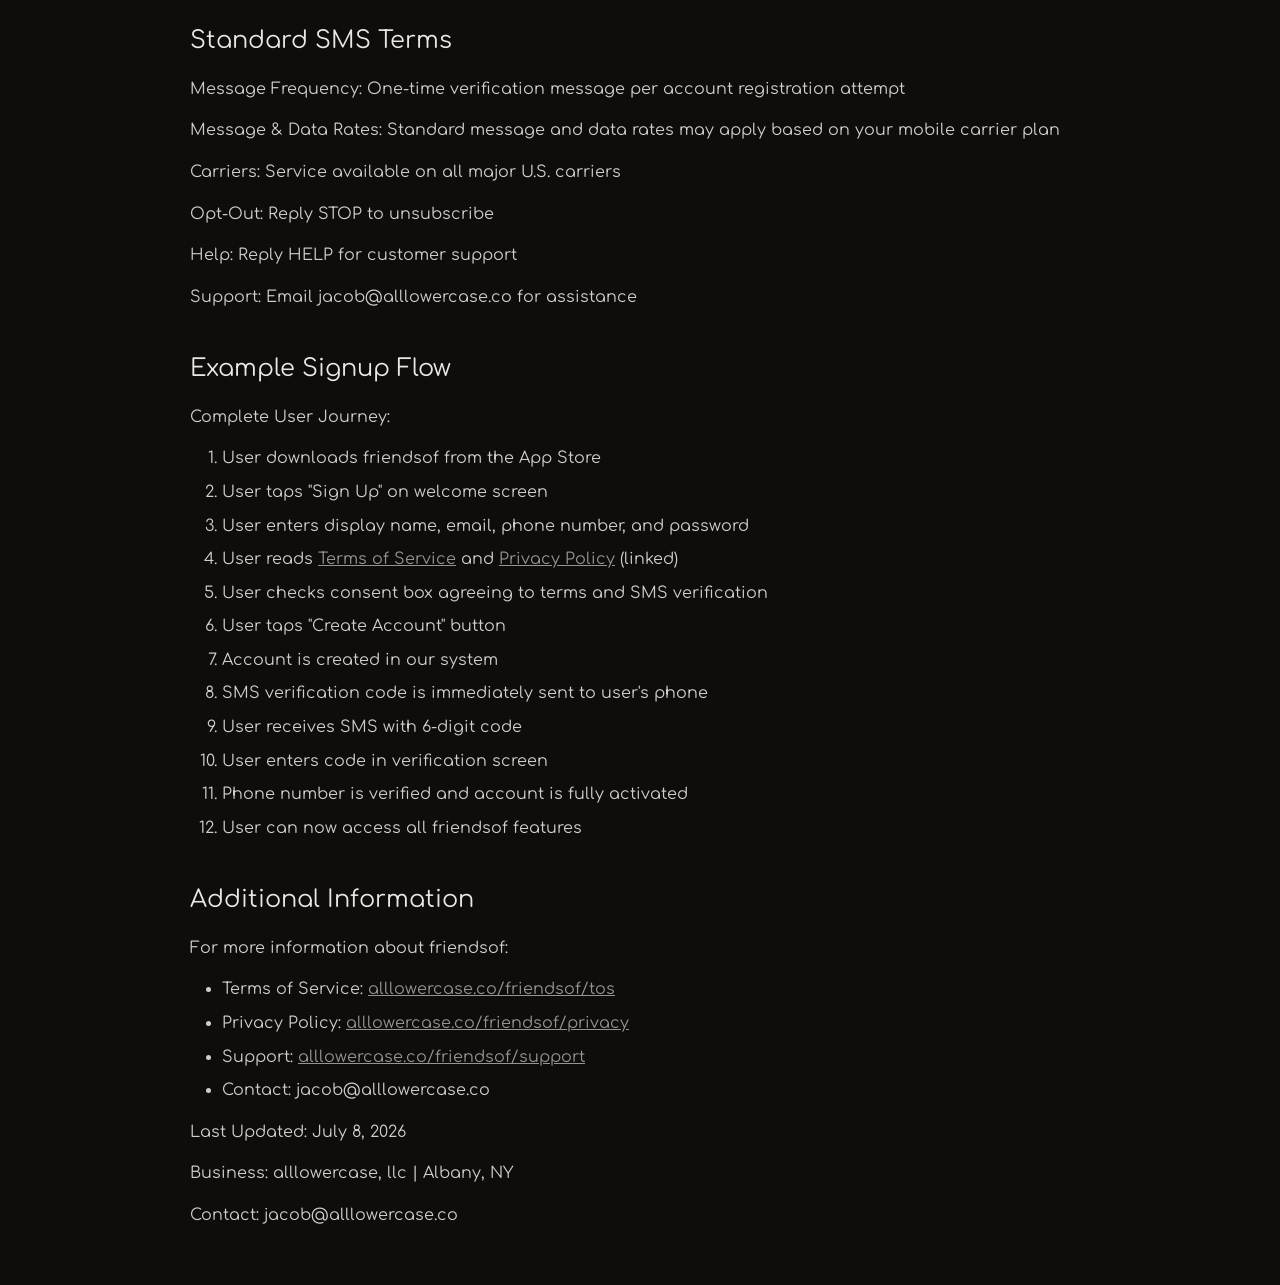
<file: friendsof/sms-consent.html>
<!DOCTYPE html>
<html lang="en">
<head>
    <meta charset="UTF-8">
    <meta name="viewport" content="width=device-width, initial-scale=1.0">
    <title>SMS Consent & Verification - friendsof</title>
    <style>
        @import url('https://fonts.googleapis.com/css2?family=Comfortaa:wght@300;400&display=swap');
        
        * {
            margin: 0;
            padding: 0;
            box-sizing: border-box;
        }
        
        body {
            font-family: 'Comfortaa', sans-serif;
            background: #0f0c0a;
            color: #ffffff;
            line-height: 1.6;
            padding: 40px 20px;
            position: relative;
        }
        
        body::before {
            content: '';
            position: fixed;
            top: 0;
            left: 0;
            width: 100%;
            height: 100%;
            background: 
                radial-gradient(circle at 20% 50%, rgba(45, 30, 20, 0.6) 0%, transparent 40%),
                radial-gradient(circle at 80% 20%, rgba(40, 25, 15, 0.5) 0%, transparent 40%),
                radial-gradient(circle at 40% 80%, rgba(35, 22, 12, 0.4) 0%, transparent 40%);
            filter: blur(60px);
            z-index: 0;
        }
        
        .back-link {
            display: inline-block;
            color: #ffffff;
            text-decoration: none;
            font-size: 0.9rem;
            font-weight: 300;
            opacity: 0.5;
            margin-bottom: 2rem;
            transition: opacity 0.3s ease;
            position: relative;
            z-index: 1;
        }
        
        .back-link:hover {
            opacity: 1;
        }
        
        .container {
            max-width: 900px;
            margin: 0 auto;
            position: relative;
            z-index: 1;
        }
        
        h1 {
            font-size: 2rem;
            font-weight: 400;
            margin-bottom: 1rem;
        }
        
        h2 {
            font-size: 1.5rem;
            font-weight: 400;
            margin-top: 2.5rem;
            margin-bottom: 1rem;
            opacity: 0.9;
        }
        
        h3 {
            font-size: 1.2rem;
            font-weight: 400;
            margin-top: 1.5rem;
            margin-bottom: 0.75rem;
            opacity: 0.85;
        }
        
        p {
            margin-bottom: 1rem;
            opacity: 0.8;
        }
        
        ul, ol {
            margin-bottom: 1rem;
            margin-left: 2rem;
            opacity: 0.8;
        }
        
        li {
            margin-bottom: 0.5rem;
        }
        
        strong {
            font-weight: 400;
            opacity: 1;
        }
        
        a {
            color: #ffffff;
            opacity: 0.7;
            transition: opacity 0.3s ease;
        }
        
        a:hover {
            opacity: 1;
        }
        
        .screenshot-container {
            margin: 2rem 0;
            text-align: center;
        }
        
        .screenshot-container img {
            max-width: 100%;
            height: auto;
            border-radius: 8px;
            opacity: 0.95;
        }
        
        @media (max-width: 600px) {
            body {
                padding: 30px 20px;
            }
            h1 {
                font-size: 1.6rem;
            }
            h2 {
                font-size: 1.3rem;
            }
            h3 {
                font-size: 1.1rem;
            }
        }
    </style>
</head>
<body>
    <div class="container">
        <a href="/friendsof" class="back-link">← back to friendsof</a>
        
        <h1>SMS Consent & Phone Verification</h1>

        <p><strong>Purpose:</strong> This page demonstrates how friendsof obtains user consent for SMS verification messages and explains our phone verification process. friendsof uses SMS exclusively for one-time verification codes during account signup—we do not send marketing messages or promotional content.</p>

        <h2>How SMS Verification Works</h2>
        <p>friendsof requires phone number verification to ensure account security and enable our connection-based social network. Here's the complete process:</p>

        <h3>Account Creation & Consent Flow</h3>

        <p><strong>Step 1: User Registration</strong></p>
        <p>During account signup, users provide:</p>
        <ul>
            <li>Display name (name to show on profile)</li>
            <li>Email address</li>
            <li>Phone number (with country code)</li>
            <li>Password</li>
        </ul>

        <p><strong>Step 2: Terms Agreement & SMS Consent</strong></p>
        <p>Before creating an account, users must check a box confirming they have read and agree to:</p>
        <ul>
            <li>friendsof <a href="/friendsof/tos">Terms of Service</a></li>
            <li>friendsof <a href="/friendsof/privacy">Privacy Policy</a></li>
            <li>Receipt of SMS verification code</li>
        </ul>
        <p><strong>Explicit consent language shown to users:</strong></p>
        
        <p><strong>Checkbox 1 - Terms & Conditions:</strong></p>
        <p>☑ I agree to the <a href="/friendsof/tos">Terms of Service</a> and <a href="/friendsof/privacy">Privacy Policy</a></p>
        
        <p><strong>Checkbox 2 - SMS Consent (Required by Twilio A2P 10DLC):</strong></p>
        <p>☑ I consent to receive SMS verification codes from friendsof at the phone number provided. Standard message and data rates may apply. Message frequency: one-time verification code only. Reply STOP to opt-out or HELP for support. This is a one-time verification message to secure your account.</p>
        
        <p><strong>Checkbox 3 - Age Verification:</strong></p>
        <p>☑ I am at least 13 years of age</p>

        <div class="screenshot-container">
            <img src="signup-flow.png" alt="friendsof Signup and Verification Flow - showing account creation screen with consent checkboxes, verification code entry screen, and success screen">
        </div>

        <p><strong>Step 3: SMS Code Delivery</strong></p>
        <p>After account creation, friendsof sends a 6-digit verification code via SMS to the provided phone number.</p>
        <p><strong>Example SMS message:</strong></p>
        <p>Your friendsof verification code is: <strong>123456</strong></p>
        <p>This code expires in 10 minutes.</p>

        <p><strong>Step 4: Code Verification</strong></p>
        <p>Users enter the 6-digit code in the app to verify their phone number and activate their account.</p>

        <h2>SMS Use Case</h2>
        <p><strong>Purpose:</strong> Account verification and security</p>
        <p><strong>Message Type:</strong> One-time verification codes (OTP)</p>
        <p><strong>Frequency:</strong> One-time only during account creation (unless user requests a new code)</p>
        <p><strong>Content:</strong> 6-digit numeric verification codes sent via SMS</p>
        <p><strong>Timing:</strong> Immediate delivery upon account registration</p>

        <h2>User Consent Requirements Met</h2>
        <h3>friendsof's SMS Program Complies With:</h3>
        <ul>
            <li><strong>✓ Express Written Consent:</strong> Users must actively check a consent box before receiving SMS messages</li>
            <li><strong>✓ Clear Disclosure:</strong> Users are informed that they will receive SMS verification codes</li>
            <li><strong>✓ Terms Acceptance:</strong> Consent is bundled with acceptance of <a href="/friendsof/tos">Terms of Service</a> and <a href="/friendsof/privacy">Privacy Policy</a></li>
            <li><strong>✓ Opt-Out Available:</strong> Users can reply STOP to opt out of SMS messages</li>
            <li><strong>✓ Help Information:</strong> Users can reply HELP for customer support information</li>
            <li><strong>✓ Rate Warning:</strong> Users are informed that standard messaging rates may apply</li>
            <li><strong>✓ Frequency Disclosure:</strong> Users are informed this is a one-time verification message</li>
        </ul>

        <h2>Opt-Out Process</h2>
        <p>Users can opt out of SMS messages at any time by:</p>
        <ul>
            <li><strong>Replying STOP:</strong> Text STOP to the number that sent the verification code</li>
            <li><strong>Not Creating Account:</strong> Simply not completing the signup process</li>
            <li><strong>Contacting Support:</strong> Email jacob@alllowercase.co to request opt-out</li>
        </ul>
        <p>Upon opt-out, friendsof will not send any further SMS messages to the user's phone number. Note that opting out will prevent account creation or phone number verification.</p>

        <h2>Help & Support</h2>
        <p>For help with SMS verification or any questions:</p>
        <ul>
            <li><strong>Reply HELP:</strong> Text HELP to the verification number for support information</li>
            <li><strong>Email Support:</strong> jacob@alllowercase.co</li>
            <li><strong>Support Page:</strong> <a href="/friendsof/support">alllowercase.co/friendsof/support</a></li>
        </ul>

        <h2>Privacy & Data Protection</h2>
        <p>Your phone number is protected through multiple security measures:</p>
        <ul>
            <li><strong>Hashing:</strong> Phone numbers are converted to SHA-256 hashes before storage</li>
            <li><strong>No Plain Text Storage:</strong> We never store your phone number in plain text</li>
            <li><strong>Limited Sharing:</strong> Your phone number is only shared with our SMS provider for code delivery</li>
            <li><strong>Encryption:</strong> All data transmitted over HTTPS with TLS encryption</li>
            <li><strong>No Marketing:</strong> We never use your phone number for marketing or promotional messages</li>
        </ul>
        <p>For complete details, see our <a href="/friendsof/privacy">Privacy Policy</a>.</p>

        <h2>SMS Compliance Information</h2>
        <p><strong>Campaign Details:</strong></p>
        <ul>
            <li><strong>Campaign Type:</strong> Low Volume Mixed (Account Notification - OTP)</li>
            <li><strong>Use Case:</strong> Two-Factor Authentication / Account Verification</li>
            <li><strong>Message Volume:</strong> Low (one message per user registration)</li>
            <li><strong>Business Entity:</strong> alllowercase, llc</li>
            <li><strong>Business Location:</strong> Albany, NY</li>
            <li><strong>Contact Email:</strong> jacob@alllowercase.co</li>
        </ul>

        <h2>Standard SMS Terms</h2>
        <p><strong>Message Frequency:</strong> One-time verification message per account registration attempt</p>
        <p><strong>Message & Data Rates:</strong> Standard message and data rates may apply based on your mobile carrier plan</p>
        <p><strong>Carriers:</strong> Service available on all major U.S. carriers</p>
        <p><strong>Opt-Out:</strong> Reply STOP to unsubscribe</p>
        <p><strong>Help:</strong> Reply HELP for customer support</p>
        <p><strong>Support:</strong> Email jacob@alllowercase.co for assistance</p>

        <h2>Example Signup Flow</h2>
        <p><strong>Complete User Journey:</strong></p>
        <ol>
            <li>User downloads friendsof from the App Store</li>
            <li>User taps "Sign Up" on welcome screen</li>
            <li>User enters display name, email, phone number, and password</li>
            <li>User reads <a href="/friendsof/tos">Terms of Service</a> and <a href="/friendsof/privacy">Privacy Policy</a> (linked)</li>
            <li>User checks consent box agreeing to terms and SMS verification</li>
            <li>User taps "Create Account" button</li>
            <li>Account is created in our system</li>
            <li>SMS verification code is immediately sent to user's phone</li>
            <li>User receives SMS with 6-digit code</li>
            <li>User enters code in verification screen</li>
            <li>Phone number is verified and account is fully activated</li>
            <li>User can now access all friendsof features</li>
        </ol>

        <h2>Additional Information</h2>
        <p>For more information about friendsof:</p>
        <ul>
            <li><strong>Terms of Service:</strong> <a href="/friendsof/tos">alllowercase.co/friendsof/tos</a></li>
            <li><strong>Privacy Policy:</strong> <a href="/friendsof/privacy">alllowercase.co/friendsof/privacy</a></li>
            <li><strong>Support:</strong> <a href="/friendsof/support">alllowercase.co/friendsof/support</a></li>
            <li><strong>Contact:</strong> jacob@alllowercase.co</li>
        </ul>

        <p><strong>Last Updated:</strong> July 8, 2026</p>
        <p><strong>Business:</strong> alllowercase, llc | Albany, NY</p>
        <p><strong>Contact:</strong> jacob@alllowercase.co</p>
    </div>
</body>
</html>
</file>
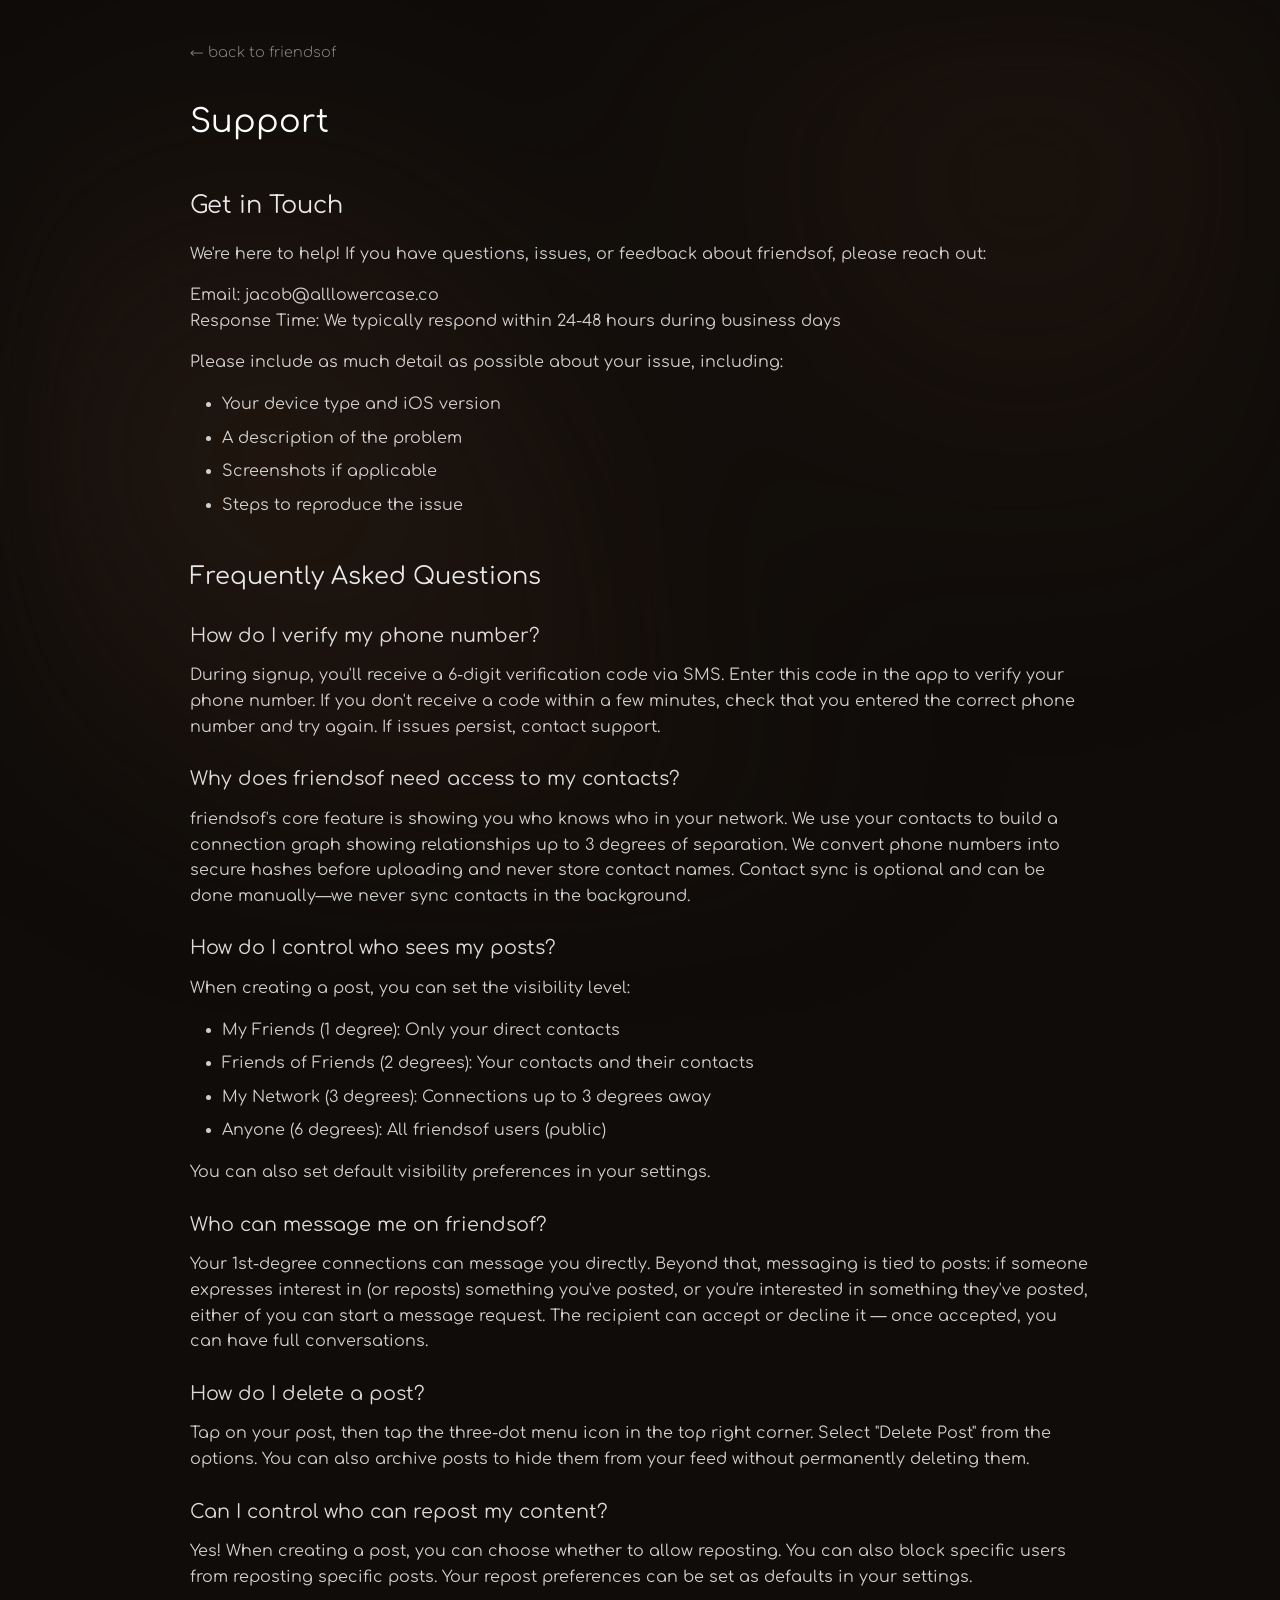
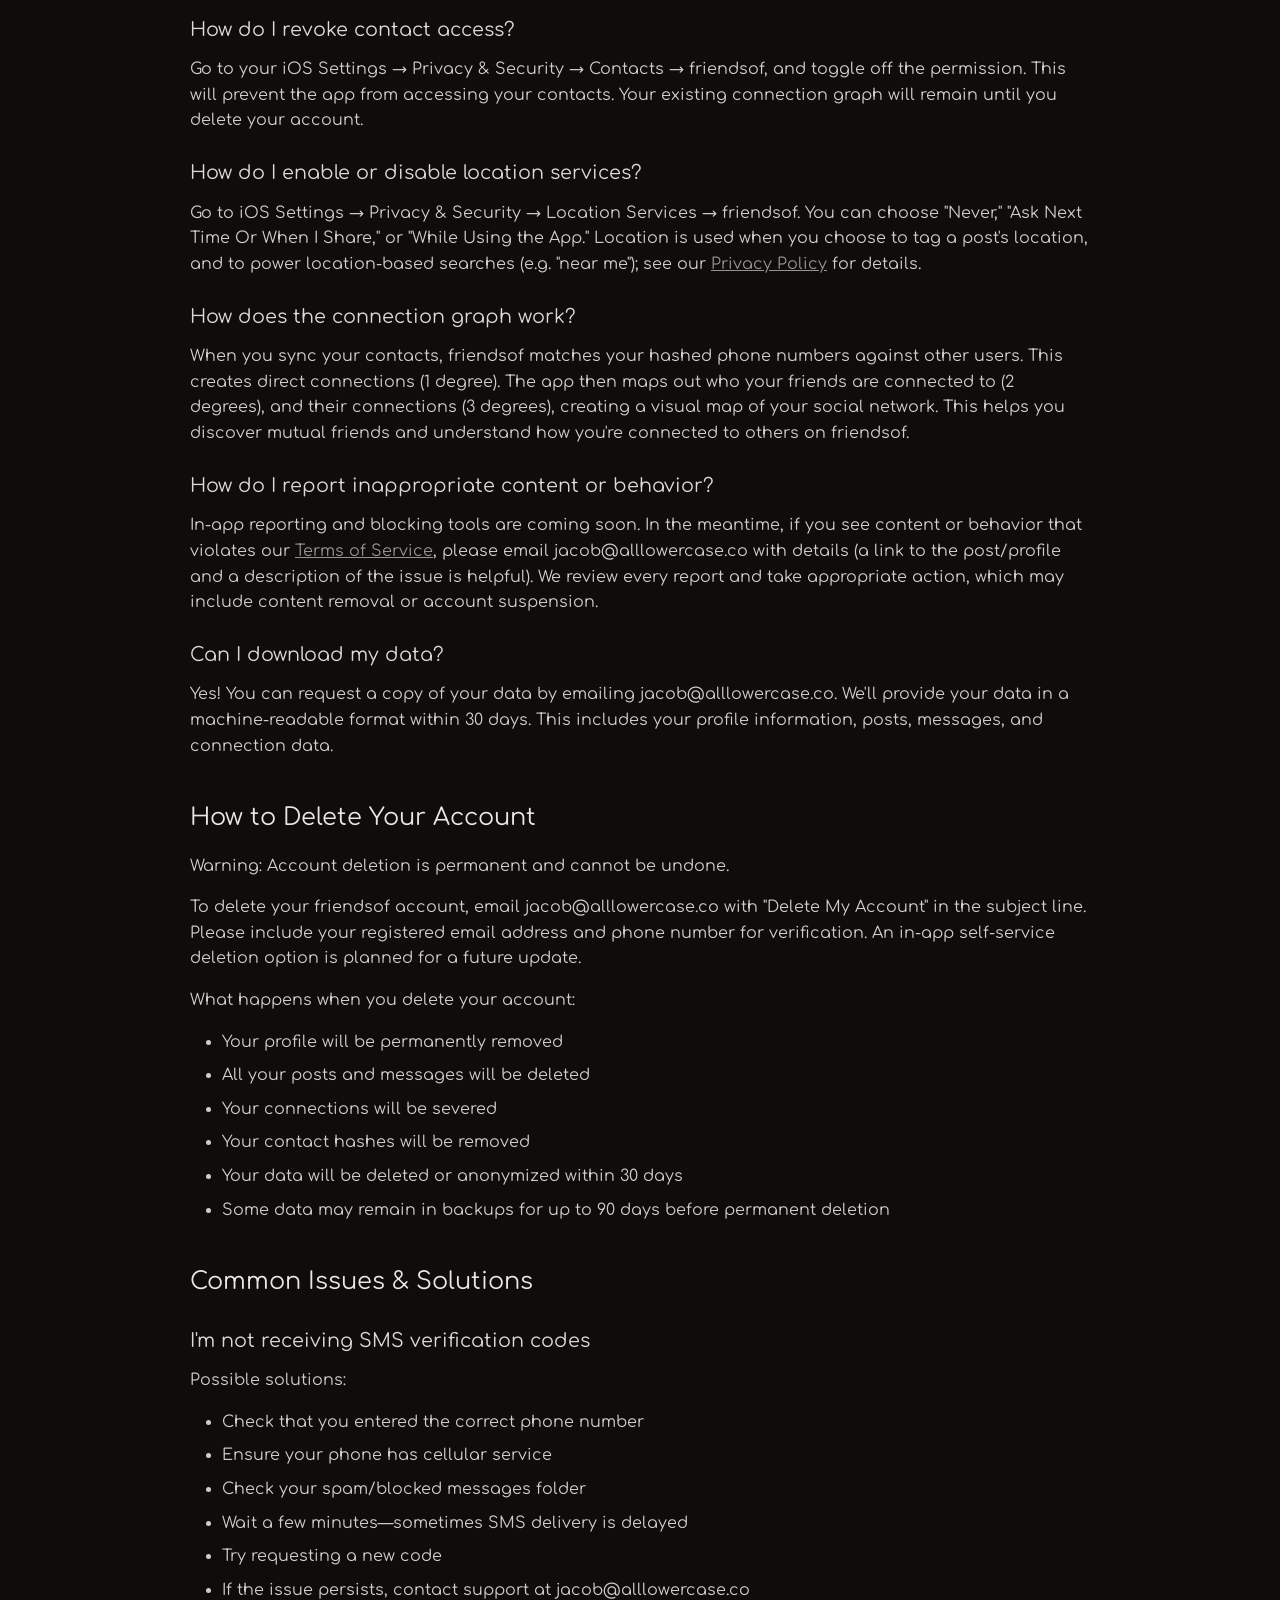
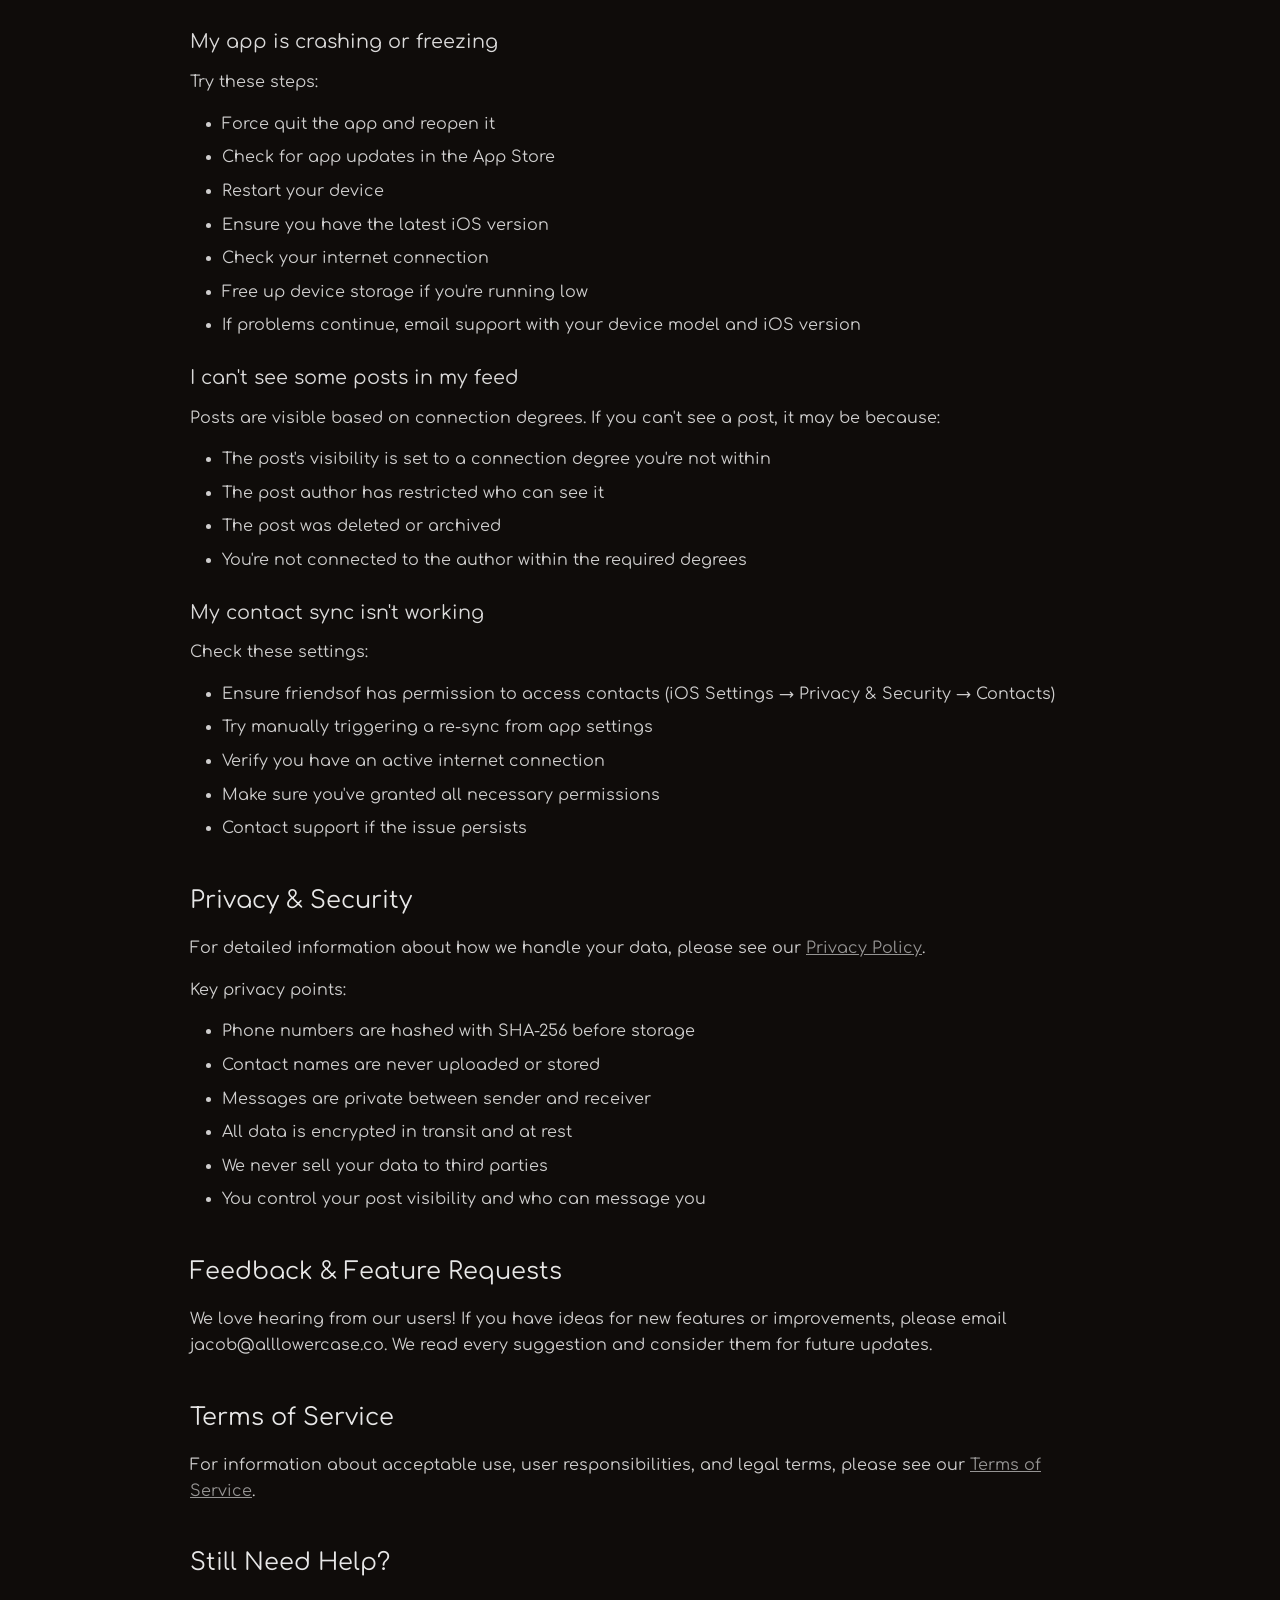
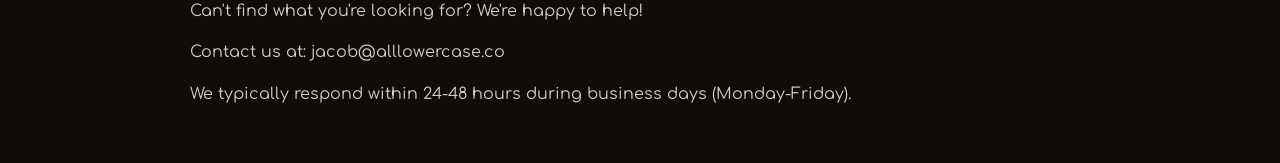
<file: friendsof/support.html>
<!DOCTYPE html>
<html lang="en">
<head>
    <meta charset="UTF-8">
    <meta name="viewport" content="width=device-width, initial-scale=1.0">
    <title>Support - friendsof</title>
    <style>
        @import url('https://fonts.googleapis.com/css2?family=Comfortaa:wght@300;400&display=swap');
        
        * {
            margin: 0;
            padding: 0;
            box-sizing: border-box;
        }
        
        body {
            font-family: 'Comfortaa', sans-serif;
            background: #0f0c0a;
            color: #ffffff;
            line-height: 1.6;
            padding: 40px 20px;
            position: relative;
        }
        
        body::before {
            content: '';
            position: fixed;
            top: 0;
            left: 0;
            width: 100%;
            height: 100%;
            background: 
                radial-gradient(circle at 20% 50%, rgba(45, 30, 20, 0.6) 0%, transparent 40%),
                radial-gradient(circle at 80% 20%, rgba(40, 25, 15, 0.5) 0%, transparent 40%),
                radial-gradient(circle at 40% 80%, rgba(35, 22, 12, 0.4) 0%, transparent 40%);
            filter: blur(60px);
            z-index: 0;
        }
        
        .back-link {
            display: inline-block;
            color: #ffffff;
            text-decoration: none;
            font-size: 0.9rem;
            font-weight: 300;
            opacity: 0.5;
            margin-bottom: 2rem;
            transition: opacity 0.3s ease;
            position: relative;
            z-index: 1;
        }
        
        .back-link:hover {
            opacity: 1;
        }
        
        .container {
            max-width: 900px;
            margin: 0 auto;
            position: relative;
            z-index: 1;
        }
        
        h1 {
            font-size: 2rem;
            font-weight: 400;
            margin-bottom: 1rem;
        }
        
        h2 {
            font-size: 1.5rem;
            font-weight: 400;
            margin-top: 2.5rem;
            margin-bottom: 1rem;
            opacity: 0.9;
        }
        
        h3 {
            font-size: 1.2rem;
            font-weight: 400;
            margin-top: 1.5rem;
            margin-bottom: 0.75rem;
            opacity: 0.85;
        }
        
        p {
            margin-bottom: 1rem;
            opacity: 0.8;
        }
        
        ul, ol {
            margin-bottom: 1rem;
            margin-left: 2rem;
            opacity: 0.8;
        }
        
        li {
            margin-bottom: 0.5rem;
        }
        
        strong {
            font-weight: 400;
            opacity: 1;
        }
        
        a {
            color: #ffffff;
            opacity: 0.7;
            transition: opacity 0.3s ease;
        }
        
        a:hover {
            opacity: 1;
        }
        
        @media (max-width: 600px) {
            body {
                padding: 30px 20px;
            }
            h1 {
                font-size: 1.6rem;
            }
            h2 {
                font-size: 1.3rem;
            }
            h3 {
                font-size: 1.1rem;
            }
        }
    </style>
</head>
<body>
    <div class="container">
        <a href="/friendsof" class="back-link">← back to friendsof</a>
        
        <h1>Support</h1>

        <h2>Get in Touch</h2>
        <p>We're here to help! If you have questions, issues, or feedback about friendsof, please reach out:</p>
        <p>
            <strong>Email:</strong> jacob@alllowercase.co<br>
            <strong>Response Time:</strong> We typically respond within 24-48 hours during business days
        </p>
        <p>Please include as much detail as possible about your issue, including:</p>
        <ul>
            <li>Your device type and iOS version</li>
            <li>A description of the problem</li>
            <li>Screenshots if applicable</li>
            <li>Steps to reproduce the issue</li>
        </ul>

        <h2>Frequently Asked Questions</h2>

        <h3>How do I verify my phone number?</h3>
        <p>During signup, you'll receive a 6-digit verification code via SMS. Enter this code in the app to verify your phone number. If you don't receive a code within a few minutes, check that you entered the correct phone number and try again. If issues persist, contact support.</p>

        <h3>Why does friendsof need access to my contacts?</h3>
        <p>friendsof's core feature is showing you who knows who in your network. We use your contacts to build a connection graph showing relationships up to 3 degrees of separation. We convert phone numbers into secure hashes before uploading and never store contact names. Contact sync is optional and can be done manually—we never sync contacts in the background.</p>

        <h3>How do I control who sees my posts?</h3>
        <p>When creating a post, you can set the visibility level:</p>
        <ul>
            <li><strong>My Friends (1 degree):</strong> Only your direct contacts</li>
            <li><strong>Friends of Friends (2 degrees):</strong> Your contacts and their contacts</li>
            <li><strong>My Network (3 degrees):</strong> Connections up to 3 degrees away</li>
            <li><strong>Anyone (6 degrees):</strong> All friendsof users (public)</li>
        </ul>
        <p>You can also set default visibility preferences in your settings.</p>

        <h3>Who can message me on friendsof?</h3>
        <p>Your 1st-degree connections can message you directly. Beyond that, messaging is tied to posts: if someone expresses interest in (or reposts) something you've posted, or you're interested in something they've posted, either of you can start a message request. The recipient can accept or decline it — once accepted, you can have full conversations.</p>

        <h3>How do I delete a post?</h3>
        <p>Tap on your post, then tap the three-dot menu icon in the top right corner. Select "Delete Post" from the options. You can also archive posts to hide them from your feed without permanently deleting them.</p>

        <h3>Can I control who can repost my content?</h3>
        <p>Yes! When creating a post, you can choose whether to allow reposting. You can also block specific users from reposting specific posts. Your repost preferences can be set as defaults in your settings.</p>

        <h3>How do I revoke contact access?</h3>
        <p>Go to your iOS Settings → Privacy & Security → Contacts → friendsof, and toggle off the permission. This will prevent the app from accessing your contacts. Your existing connection graph will remain until you delete your account.</p>

        <h3>How do I enable or disable location services?</h3>
        <p>Go to iOS Settings → Privacy & Security → Location Services → friendsof. You can choose "Never," "Ask Next Time Or When I Share," or "While Using the App." Location is used when you choose to tag a post's location, and to power location-based searches (e.g. "near me"); see our <a href="/friendsof/privacy">Privacy Policy</a> for details.</p>

        <h3>How does the connection graph work?</h3>
        <p>When you sync your contacts, friendsof matches your hashed phone numbers against other users. This creates direct connections (1 degree). The app then maps out who your friends are connected to (2 degrees), and their connections (3 degrees), creating a visual map of your social network. This helps you discover mutual friends and understand how you're connected to others on friendsof.</p>

        <h3>How do I report inappropriate content or behavior?</h3>
        <p>In-app reporting and blocking tools are coming soon. In the meantime, if you see content or behavior that violates our <a href="/friendsof/tos">Terms of Service</a>, please email jacob@alllowercase.co with details (a link to the post/profile and a description of the issue is helpful). We review every report and take appropriate action, which may include content removal or account suspension.</p>

        <h3>Can I download my data?</h3>
        <p>Yes! You can request a copy of your data by emailing jacob@alllowercase.co. We'll provide your data in a machine-readable format within 30 days. This includes your profile information, posts, messages, and connection data.</p>

        <h2>How to Delete Your Account</h2>
        <p><strong>Warning:</strong> Account deletion is permanent and cannot be undone.</p>
        <p>To delete your friendsof account, email jacob@alllowercase.co with "Delete My Account" in the subject line. Please include your registered email address and phone number for verification. An in-app self-service deletion option is planned for a future update.</p>

        <p><strong>What happens when you delete your account:</strong></p>
        <ul>
            <li>Your profile will be permanently removed</li>
            <li>All your posts and messages will be deleted</li>
            <li>Your connections will be severed</li>
            <li>Your contact hashes will be removed</li>
            <li>Your data will be deleted or anonymized within 30 days</li>
            <li>Some data may remain in backups for up to 90 days before permanent deletion</li>
        </ul>

        <h2>Common Issues & Solutions</h2>

        <h3>I'm not receiving SMS verification codes</h3>
        <p><strong>Possible solutions:</strong></p>
        <ul>
            <li>Check that you entered the correct phone number</li>
            <li>Ensure your phone has cellular service</li>
            <li>Check your spam/blocked messages folder</li>
            <li>Wait a few minutes—sometimes SMS delivery is delayed</li>
            <li>Try requesting a new code</li>
            <li>If the issue persists, contact support at jacob@alllowercase.co</li>
        </ul>

        <h3>My app is crashing or freezing</h3>
        <p><strong>Try these steps:</strong></p>
        <ul>
            <li>Force quit the app and reopen it</li>
            <li>Check for app updates in the App Store</li>
            <li>Restart your device</li>
            <li>Ensure you have the latest iOS version</li>
            <li>Check your internet connection</li>
            <li>Free up device storage if you're running low</li>
            <li>If problems continue, email support with your device model and iOS version</li>
        </ul>

        <h3>I can't see some posts in my feed</h3>
        <p>Posts are visible based on connection degrees. If you can't see a post, it may be because:</p>
        <ul>
            <li>The post's visibility is set to a connection degree you're not within</li>
            <li>The post author has restricted who can see it</li>
            <li>The post was deleted or archived</li>
            <li>You're not connected to the author within the required degrees</li>
        </ul>

        <h3>My contact sync isn't working</h3>
        <p><strong>Check these settings:</strong></p>
        <ul>
            <li>Ensure friendsof has permission to access contacts (iOS Settings → Privacy & Security → Contacts)</li>
            <li>Try manually triggering a re-sync from app settings</li>
            <li>Verify you have an active internet connection</li>
            <li>Make sure you've granted all necessary permissions</li>
            <li>Contact support if the issue persists</li>
        </ul>

        <h2>Privacy & Security</h2>
        <p>For detailed information about how we handle your data, please see our <a href="/friendsof/privacy">Privacy Policy</a>.</p>
        <p><strong>Key privacy points:</strong></p>
        <ul>
            <li>Phone numbers are hashed with SHA-256 before storage</li>
            <li>Contact names are never uploaded or stored</li>
            <li>Messages are private between sender and receiver</li>
            <li>All data is encrypted in transit and at rest</li>
            <li>We never sell your data to third parties</li>
            <li>You control your post visibility and who can message you</li>
        </ul>

        <h2>Feedback & Feature Requests</h2>
        <p>We love hearing from our users! If you have ideas for new features or improvements, please email jacob@alllowercase.co. We read every suggestion and consider them for future updates.</p>

        <h2>Terms of Service</h2>
        <p>For information about acceptable use, user responsibilities, and legal terms, please see our <a href="/friendsof/tos">Terms of Service</a>.</p>

        <h2>Still Need Help?</h2>
        <p>Can't find what you're looking for? We're happy to help!</p>
        <p><strong>Contact us at:</strong> jacob@alllowercase.co</p>
        <p>We typically respond within 24-48 hours during business days (Monday-Friday).</p>
    </div>
</body>
</html>
</file>
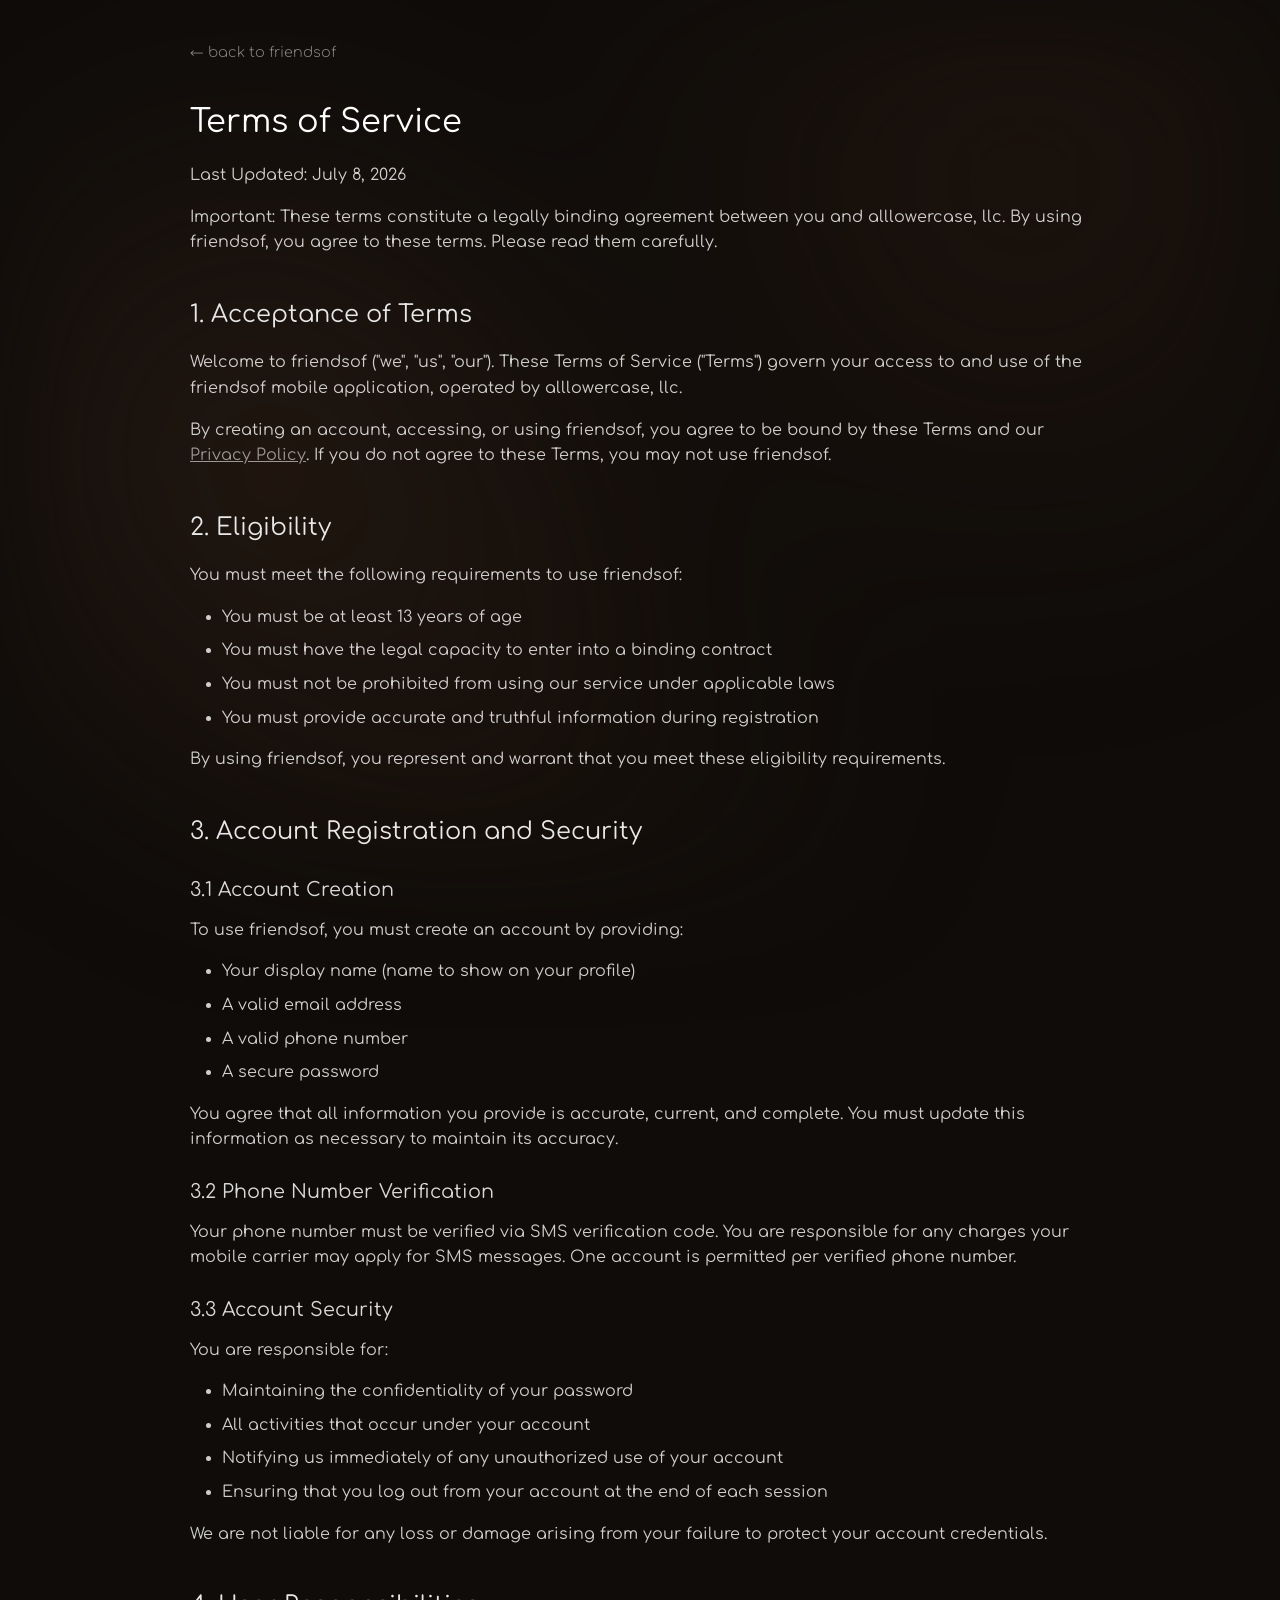
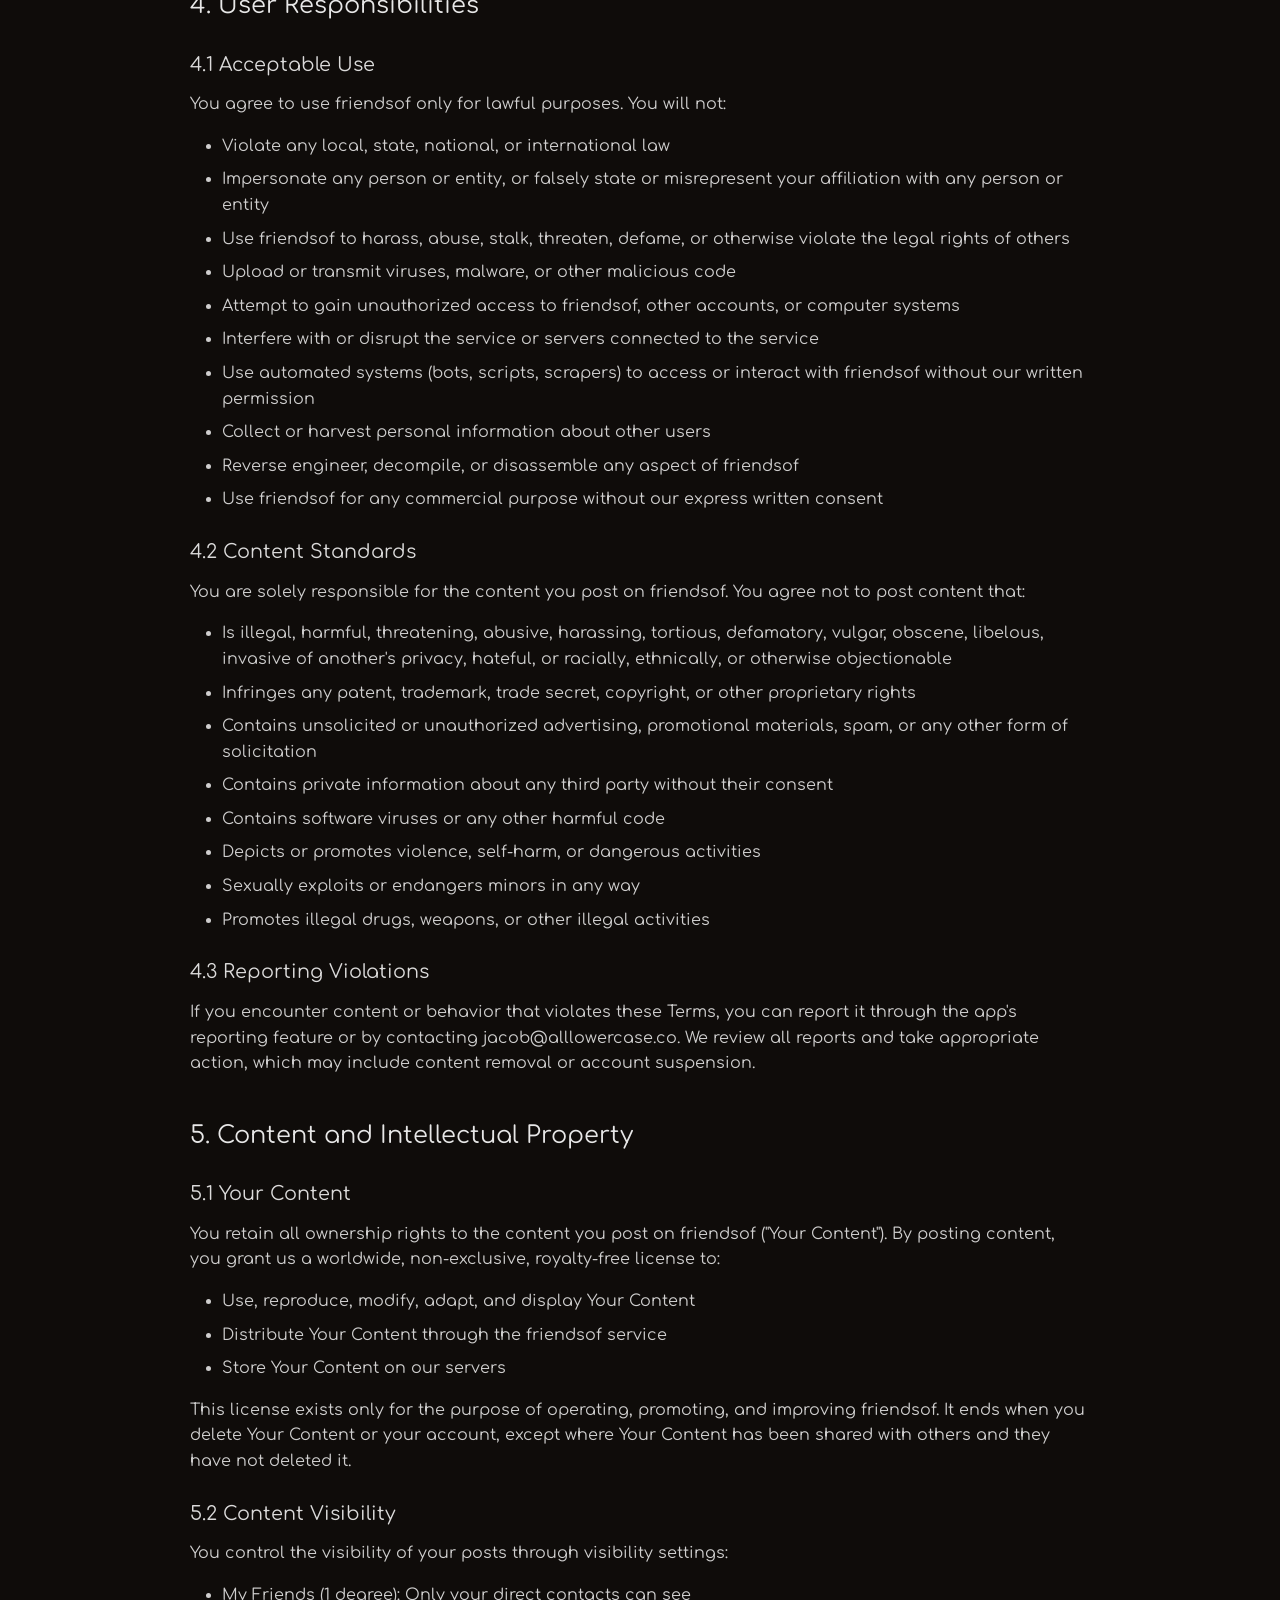
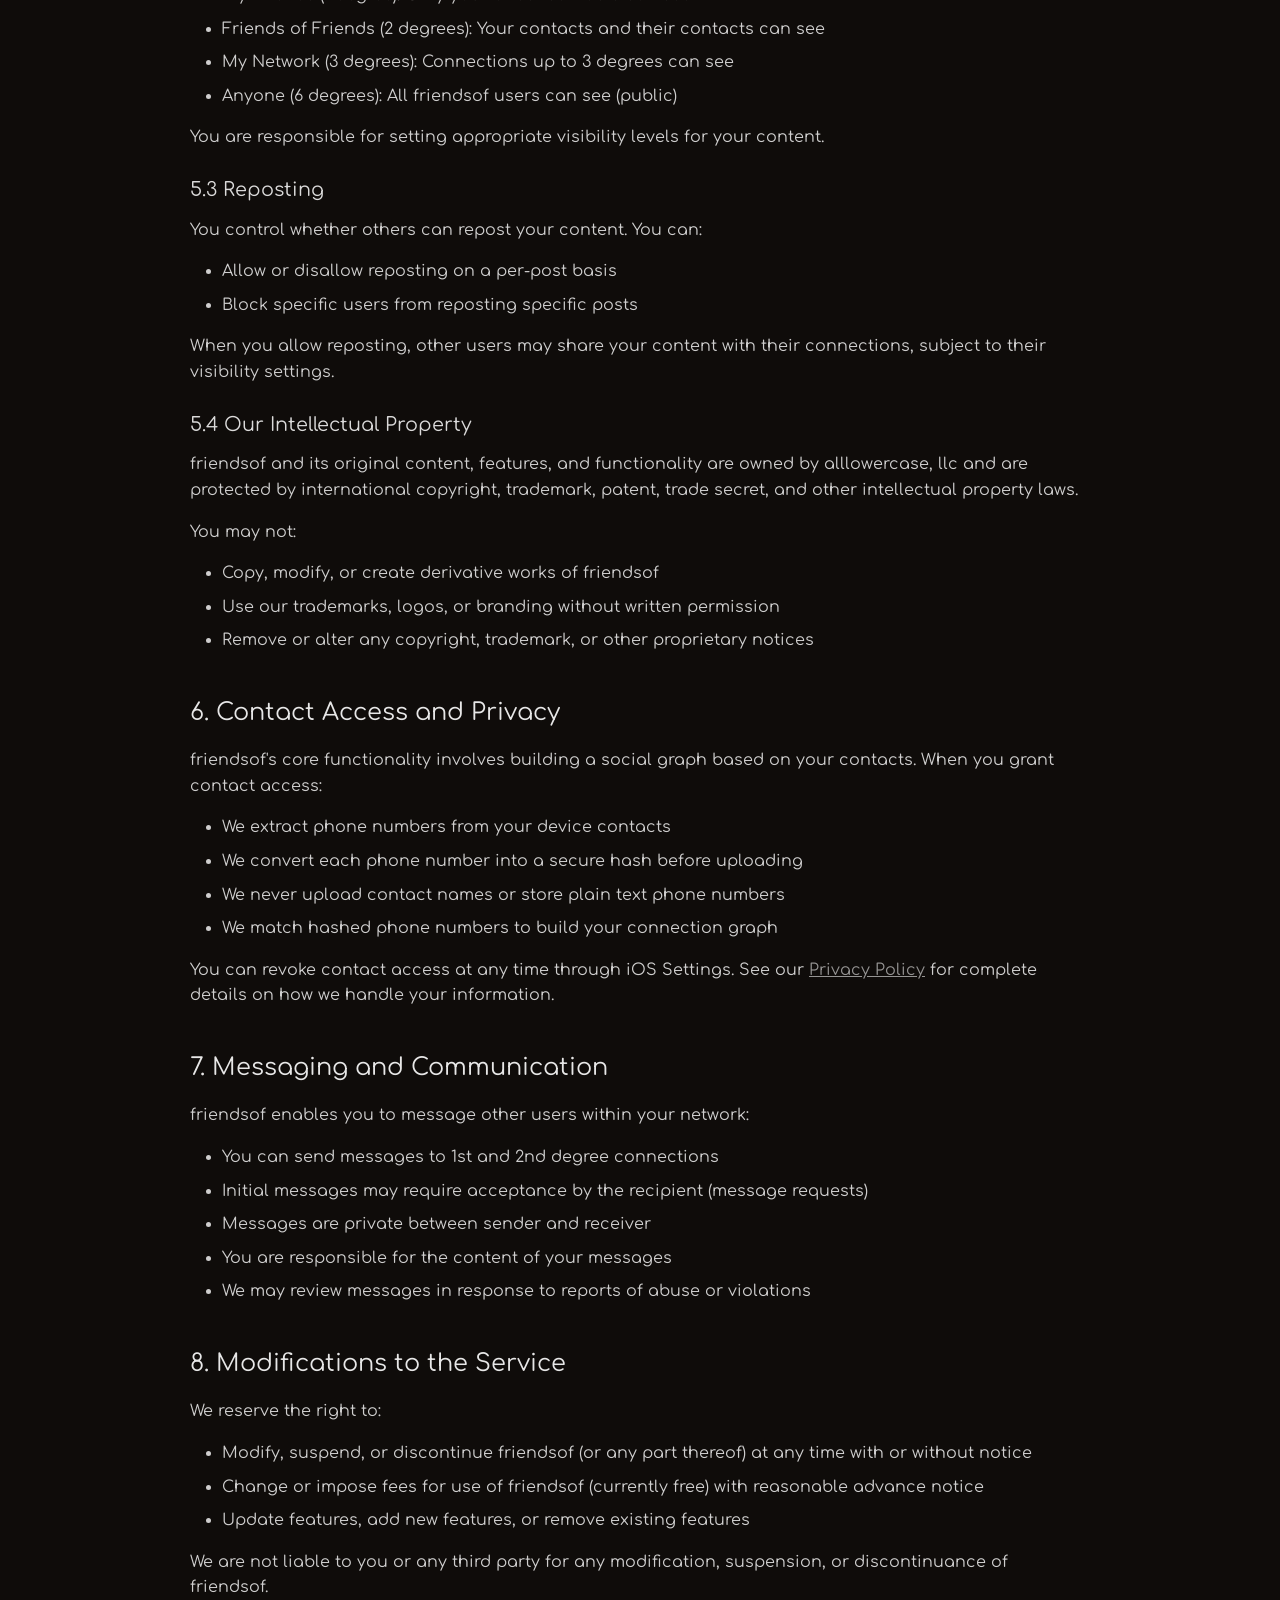
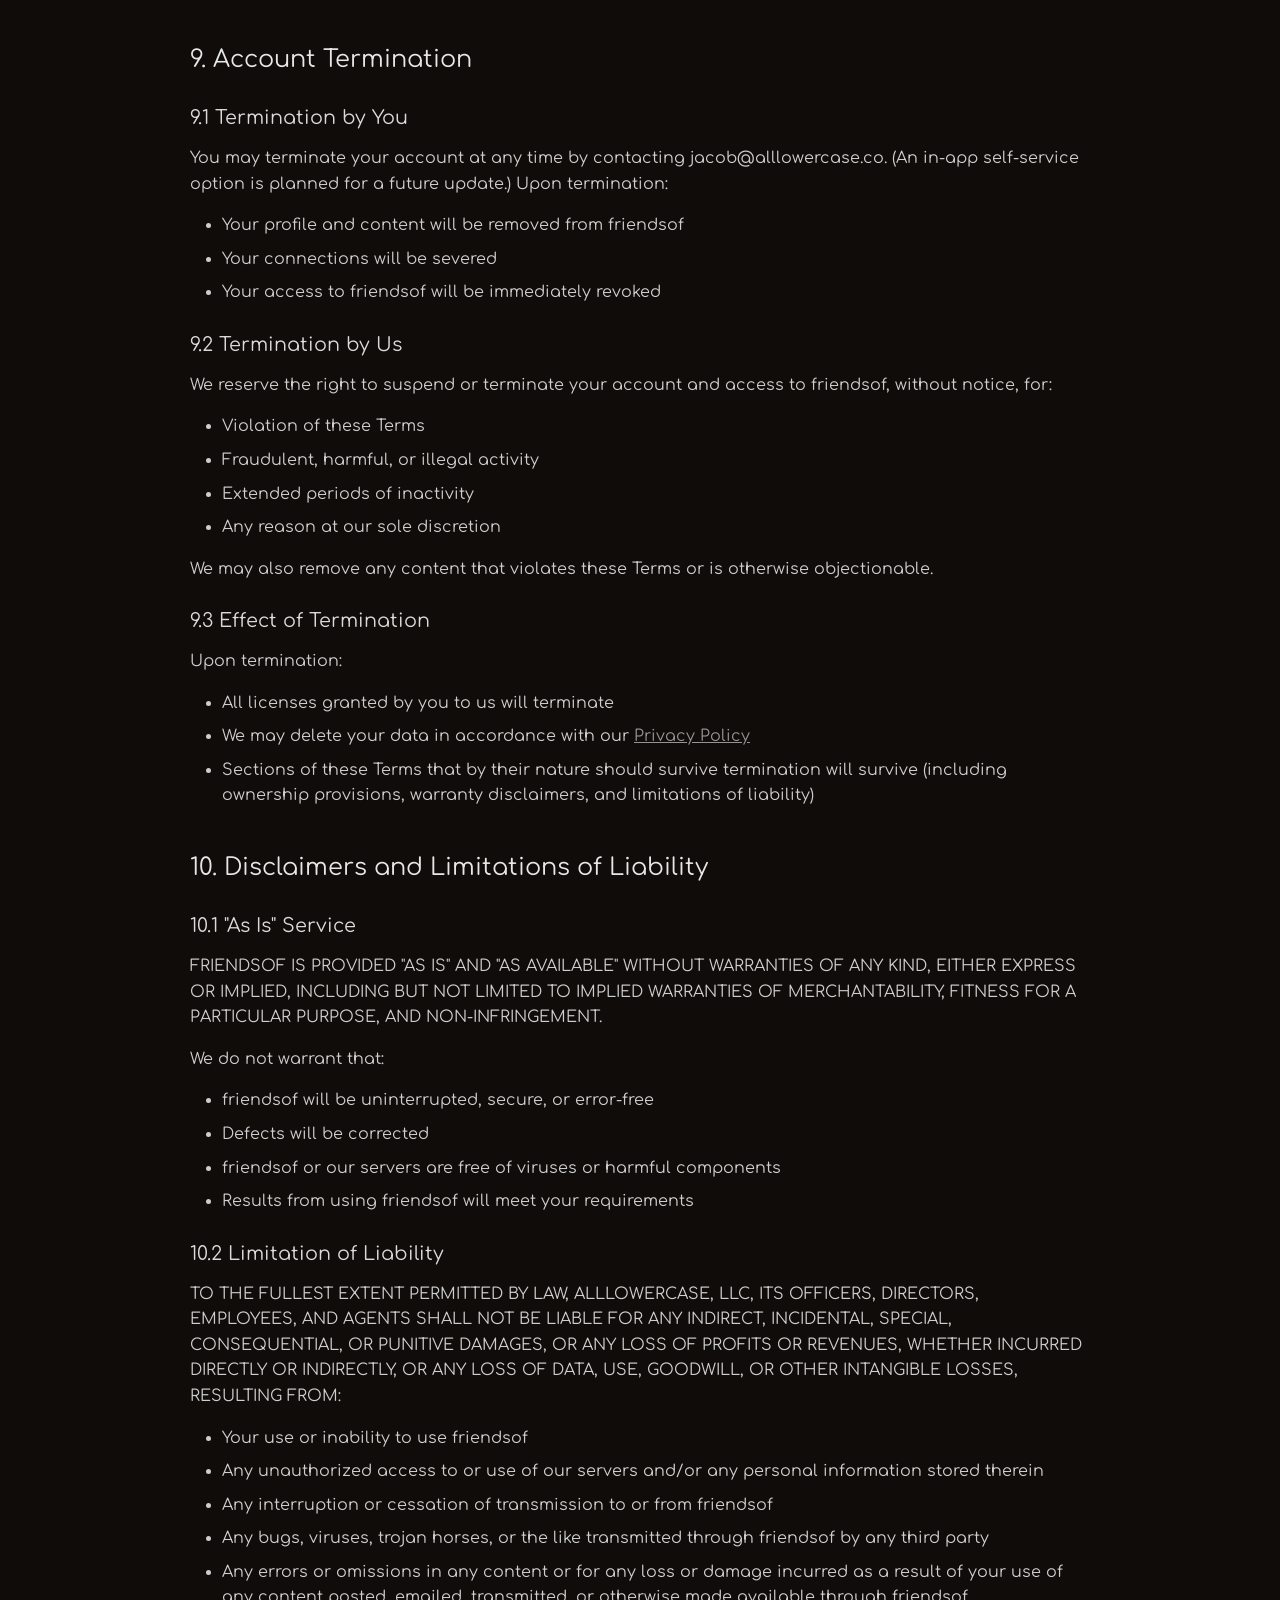
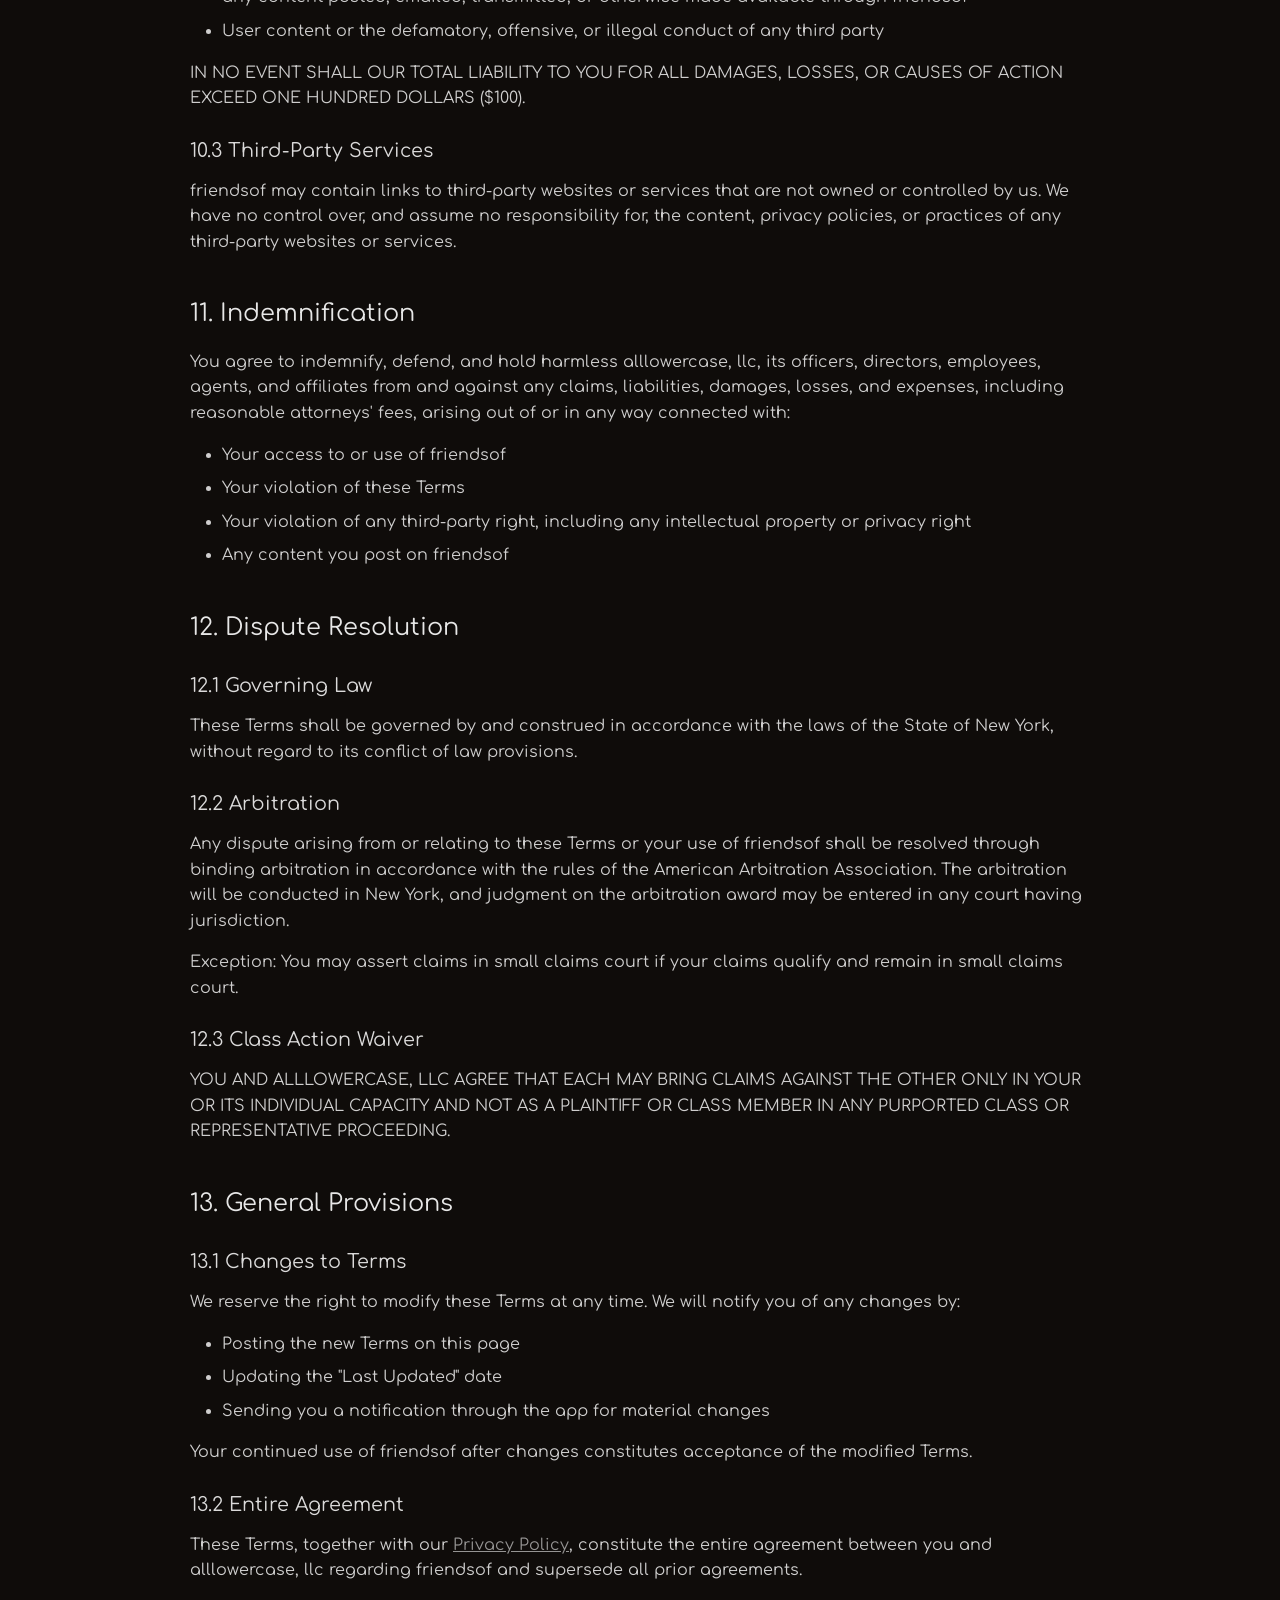
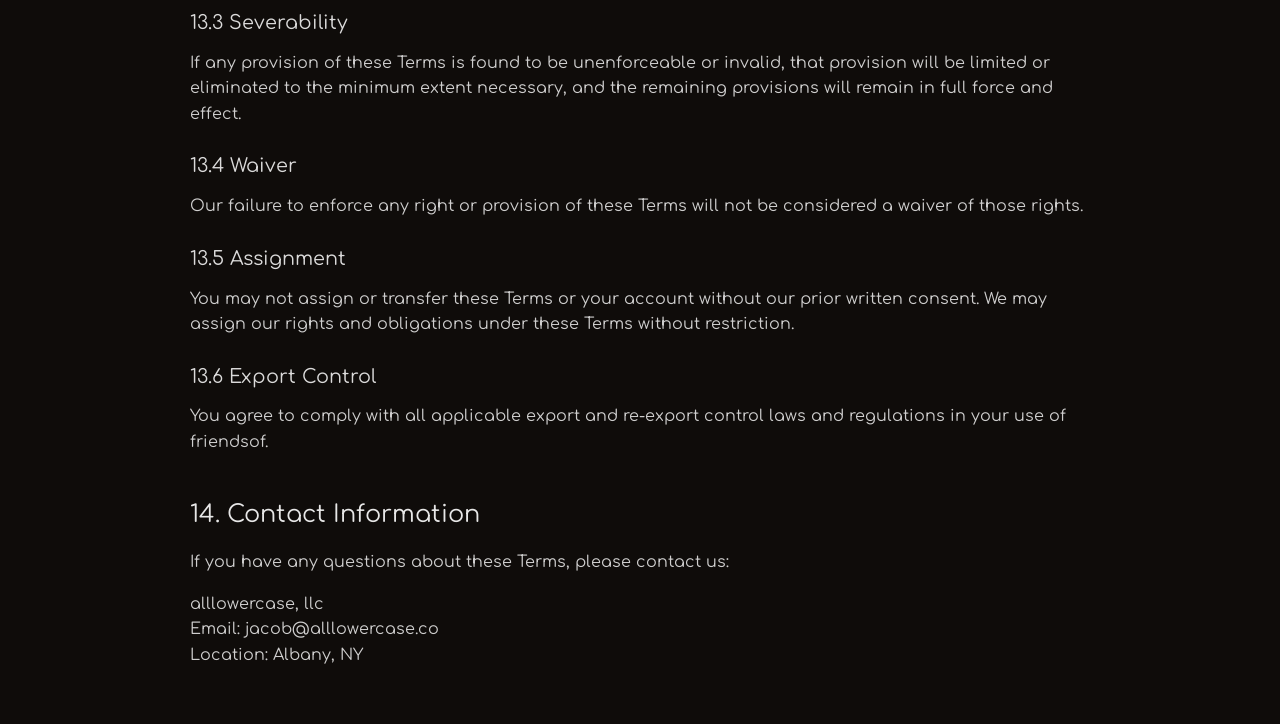
<file: friendsof/tos.html>
<!DOCTYPE html>
<html lang="en">
<head>
    <meta charset="UTF-8">
    <meta name="viewport" content="width=device-width, initial-scale=1.0">
    <title>Terms of Service - friendsof</title>
    <style>
        @import url('https://fonts.googleapis.com/css2?family=Comfortaa:wght@300;400&display=swap');
        
        * {
            margin: 0;
            padding: 0;
            box-sizing: border-box;
        }
        
        body {
            font-family: 'Comfortaa', sans-serif;
            background: #0f0c0a;
            color: #ffffff;
            line-height: 1.6;
            padding: 40px 20px;
            position: relative;
        }
        
        body::before {
            content: '';
            position: fixed;
            top: 0;
            left: 0;
            width: 100%;
            height: 100%;
            background: 
                radial-gradient(circle at 20% 50%, rgba(45, 30, 20, 0.6) 0%, transparent 40%),
                radial-gradient(circle at 80% 20%, rgba(40, 25, 15, 0.5) 0%, transparent 40%),
                radial-gradient(circle at 40% 80%, rgba(35, 22, 12, 0.4) 0%, transparent 40%);
            filter: blur(60px);
            z-index: 0;
        }
        
        .back-link {
            display: inline-block;
            color: #ffffff;
            text-decoration: none;
            font-size: 0.9rem;
            font-weight: 300;
            opacity: 0.5;
            margin-bottom: 2rem;
            transition: opacity 0.3s ease;
            position: relative;
            z-index: 1;
        }
        
        .back-link:hover {
            opacity: 1;
        }
        
        .container {
            max-width: 900px;
            margin: 0 auto;
            position: relative;
            z-index: 1;
        }
        
        h1 {
            font-size: 2rem;
            font-weight: 400;
            margin-bottom: 1rem;
        }
        
        h2 {
            font-size: 1.5rem;
            font-weight: 400;
            margin-top: 2.5rem;
            margin-bottom: 1rem;
            opacity: 0.9;
        }
        
        h3 {
            font-size: 1.2rem;
            font-weight: 400;
            margin-top: 1.5rem;
            margin-bottom: 0.75rem;
            opacity: 0.85;
        }
        
        p {
            margin-bottom: 1rem;
            opacity: 0.8;
        }
        
        ul {
            margin-bottom: 1rem;
            margin-left: 2rem;
            opacity: 0.8;
        }
        
        li {
            margin-bottom: 0.5rem;
        }
        
        strong {
            font-weight: 400;
            opacity: 1;
        }
        
        a {
            color: #ffffff;
            opacity: 0.7;
            transition: opacity 0.3s ease;
        }
        
        a:hover {
            opacity: 1;
        }
        
        @media (max-width: 600px) {
            body {
                padding: 30px 20px;
            }
            h1 {
                font-size: 1.6rem;
            }
            h2 {
                font-size: 1.3rem;
            }
            h3 {
                font-size: 1.1rem;
            }
        }
    </style>
</head>
<body>
    <div class="container">
        <a href="/friendsof" class="back-link">← back to friendsof</a>
        
        <h1>Terms of Service</h1>
        <p>Last Updated: July 8, 2026</p>

        <p><strong>Important:</strong> These terms constitute a legally binding agreement between you and alllowercase, llc. By using friendsof, you agree to these terms. Please read them carefully.</p>

        <h2>1. Acceptance of Terms</h2>
        <p>Welcome to friendsof ("we", "us", "our"). These Terms of Service ("Terms") govern your access to and use of the friendsof mobile application, operated by alllowercase, llc.</p>
        <p>By creating an account, accessing, or using friendsof, you agree to be bound by these Terms and our <a href="/friendsof/privacy">Privacy Policy</a>. If you do not agree to these Terms, you may not use friendsof.</p>

        <h2>2. Eligibility</h2>
        <p>You must meet the following requirements to use friendsof:</p>
        <ul>
            <li>You must be at least 13 years of age</li>
            <li>You must have the legal capacity to enter into a binding contract</li>
            <li>You must not be prohibited from using our service under applicable laws</li>
            <li>You must provide accurate and truthful information during registration</li>
        </ul>
        <p>By using friendsof, you represent and warrant that you meet these eligibility requirements.</p>

        <h2>3. Account Registration and Security</h2>

        <h3>3.1 Account Creation</h3>
        <p>To use friendsof, you must create an account by providing:</p>
        <ul>
            <li>Your display name (name to show on your profile)</li>
            <li>A valid email address</li>
            <li>A valid phone number</li>
            <li>A secure password</li>
        </ul>
        <p>You agree that all information you provide is accurate, current, and complete. You must update this information as necessary to maintain its accuracy.</p>

        <h3>3.2 Phone Number Verification</h3>
        <p>Your phone number must be verified via SMS verification code. You are responsible for any charges your mobile carrier may apply for SMS messages. One account is permitted per verified phone number.</p>

        <h3>3.3 Account Security</h3>
        <p>You are responsible for:</p>
        <ul>
            <li>Maintaining the confidentiality of your password</li>
            <li>All activities that occur under your account</li>
            <li>Notifying us immediately of any unauthorized use of your account</li>
            <li>Ensuring that you log out from your account at the end of each session</li>
        </ul>
        <p>We are not liable for any loss or damage arising from your failure to protect your account credentials.</p>

        <h2>4. User Responsibilities</h2>

        <h3>4.1 Acceptable Use</h3>
        <p>You agree to use friendsof only for lawful purposes. You will not:</p>
        <ul>
            <li>Violate any local, state, national, or international law</li>
            <li>Impersonate any person or entity, or falsely state or misrepresent your affiliation with any person or entity</li>
            <li>Use friendsof to harass, abuse, stalk, threaten, defame, or otherwise violate the legal rights of others</li>
            <li>Upload or transmit viruses, malware, or other malicious code</li>
            <li>Attempt to gain unauthorized access to friendsof, other accounts, or computer systems</li>
            <li>Interfere with or disrupt the service or servers connected to the service</li>
            <li>Use automated systems (bots, scripts, scrapers) to access or interact with friendsof without our written permission</li>
            <li>Collect or harvest personal information about other users</li>
            <li>Reverse engineer, decompile, or disassemble any aspect of friendsof</li>
            <li>Use friendsof for any commercial purpose without our express written consent</li>
        </ul>

        <h3>4.2 Content Standards</h3>
        <p>You are solely responsible for the content you post on friendsof. You agree not to post content that:</p>
        <ul>
            <li>Is illegal, harmful, threatening, abusive, harassing, tortious, defamatory, vulgar, obscene, libelous, invasive of another's privacy, hateful, or racially, ethnically, or otherwise objectionable</li>
            <li>Infringes any patent, trademark, trade secret, copyright, or other proprietary rights</li>
            <li>Contains unsolicited or unauthorized advertising, promotional materials, spam, or any other form of solicitation</li>
            <li>Contains private information about any third party without their consent</li>
            <li>Contains software viruses or any other harmful code</li>
            <li>Depicts or promotes violence, self-harm, or dangerous activities</li>
            <li>Sexually exploits or endangers minors in any way</li>
            <li>Promotes illegal drugs, weapons, or other illegal activities</li>
        </ul>

        <h3>4.3 Reporting Violations</h3>
        <p>If you encounter content or behavior that violates these Terms, you can report it through the app's reporting feature or by contacting jacob@alllowercase.co. We review all reports and take appropriate action, which may include content removal or account suspension.</p>

        <h2>5. Content and Intellectual Property</h2>

        <h3>5.1 Your Content</h3>
        <p>You retain all ownership rights to the content you post on friendsof ("Your Content"). By posting content, you grant us a worldwide, non-exclusive, royalty-free license to:</p>
        <ul>
            <li>Use, reproduce, modify, adapt, and display Your Content</li>
            <li>Distribute Your Content through the friendsof service</li>
            <li>Store Your Content on our servers</li>
        </ul>
        <p>This license exists only for the purpose of operating, promoting, and improving friendsof. It ends when you delete Your Content or your account, except where Your Content has been shared with others and they have not deleted it.</p>

        <h3>5.2 Content Visibility</h3>
        <p>You control the visibility of your posts through visibility settings:</p>
        <ul>
            <li><strong>My Friends (1 degree):</strong> Only your direct contacts can see</li>
            <li><strong>Friends of Friends (2 degrees):</strong> Your contacts and their contacts can see</li>
            <li><strong>My Network (3 degrees):</strong> Connections up to 3 degrees can see</li>
            <li><strong>Anyone (6 degrees):</strong> All friendsof users can see (public)</li>
        </ul>
        <p>You are responsible for setting appropriate visibility levels for your content.</p>

        <h3>5.3 Reposting</h3>
        <p>You control whether others can repost your content. You can:</p>
        <ul>
            <li>Allow or disallow reposting on a per-post basis</li>
            <li>Block specific users from reposting specific posts</li>
        </ul>
        <p>When you allow reposting, other users may share your content with their connections, subject to their visibility settings.</p>

        <h3>5.4 Our Intellectual Property</h3>
        <p>friendsof and its original content, features, and functionality are owned by alllowercase, llc and are protected by international copyright, trademark, patent, trade secret, and other intellectual property laws.</p>
        <p>You may not:</p>
        <ul>
            <li>Copy, modify, or create derivative works of friendsof</li>
            <li>Use our trademarks, logos, or branding without written permission</li>
            <li>Remove or alter any copyright, trademark, or other proprietary notices</li>
        </ul>

        <h2>6. Contact Access and Privacy</h2>
        <p>friendsof's core functionality involves building a social graph based on your contacts. When you grant contact access:</p>
        <ul>
            <li>We extract phone numbers from your device contacts</li>
            <li>We convert each phone number into a secure hash before uploading</li>
            <li>We never upload contact names or store plain text phone numbers</li>
            <li>We match hashed phone numbers to build your connection graph</li>
        </ul>
        <p>You can revoke contact access at any time through iOS Settings. See our <a href="/friendsof/privacy">Privacy Policy</a> for complete details on how we handle your information.</p>

        <h2>7. Messaging and Communication</h2>
        <p>friendsof enables you to message other users within your network:</p>
        <ul>
            <li>You can send messages to 1st and 2nd degree connections</li>
            <li>Initial messages may require acceptance by the recipient (message requests)</li>
            <li>Messages are private between sender and receiver</li>
            <li>You are responsible for the content of your messages</li>
            <li>We may review messages in response to reports of abuse or violations</li>
        </ul>

        <h2>8. Modifications to the Service</h2>
        <p>We reserve the right to:</p>
        <ul>
            <li>Modify, suspend, or discontinue friendsof (or any part thereof) at any time with or without notice</li>
            <li>Change or impose fees for use of friendsof (currently free) with reasonable advance notice</li>
            <li>Update features, add new features, or remove existing features</li>
        </ul>
        <p>We are not liable to you or any third party for any modification, suspension, or discontinuance of friendsof.</p>

        <h2>9. Account Termination</h2>

        <h3>9.1 Termination by You</h3>
        <p>You may terminate your account at any time by contacting jacob@alllowercase.co. (An in-app self-service option is planned for a future update.) Upon termination:</p>
        <ul>
            <li>Your profile and content will be removed from friendsof</li>
            <li>Your connections will be severed</li>
            <li>Your access to friendsof will be immediately revoked</li>
        </ul>

        <h3>9.2 Termination by Us</h3>
        <p>We reserve the right to suspend or terminate your account and access to friendsof, without notice, for:</p>
        <ul>
            <li>Violation of these Terms</li>
            <li>Fraudulent, harmful, or illegal activity</li>
            <li>Extended periods of inactivity</li>
            <li>Any reason at our sole discretion</li>
        </ul>
        <p>We may also remove any content that violates these Terms or is otherwise objectionable.</p>

        <h3>9.3 Effect of Termination</h3>
        <p>Upon termination:</p>
        <ul>
            <li>All licenses granted by you to us will terminate</li>
            <li>We may delete your data in accordance with our <a href="/friendsof/privacy">Privacy Policy</a></li>
            <li>Sections of these Terms that by their nature should survive termination will survive (including ownership provisions, warranty disclaimers, and limitations of liability)</li>
        </ul>

        <h2>10. Disclaimers and Limitations of Liability</h2>

        <h3>10.1 "As Is" Service</h3>
        <p>FRIENDSOF IS PROVIDED "AS IS" AND "AS AVAILABLE" WITHOUT WARRANTIES OF ANY KIND, EITHER EXPRESS OR IMPLIED, INCLUDING BUT NOT LIMITED TO IMPLIED WARRANTIES OF MERCHANTABILITY, FITNESS FOR A PARTICULAR PURPOSE, AND NON-INFRINGEMENT.</p>
        <p>We do not warrant that:</p>
        <ul>
            <li>friendsof will be uninterrupted, secure, or error-free</li>
            <li>Defects will be corrected</li>
            <li>friendsof or our servers are free of viruses or harmful components</li>
            <li>Results from using friendsof will meet your requirements</li>
        </ul>

        <h3>10.2 Limitation of Liability</h3>
        <p>TO THE FULLEST EXTENT PERMITTED BY LAW, ALLLOWERCASE, LLC, ITS OFFICERS, DIRECTORS, EMPLOYEES, AND AGENTS SHALL NOT BE LIABLE FOR ANY INDIRECT, INCIDENTAL, SPECIAL, CONSEQUENTIAL, OR PUNITIVE DAMAGES, OR ANY LOSS OF PROFITS OR REVENUES, WHETHER INCURRED DIRECTLY OR INDIRECTLY, OR ANY LOSS OF DATA, USE, GOODWILL, OR OTHER INTANGIBLE LOSSES, RESULTING FROM:</p>
        <ul>
            <li>Your use or inability to use friendsof</li>
            <li>Any unauthorized access to or use of our servers and/or any personal information stored therein</li>
            <li>Any interruption or cessation of transmission to or from friendsof</li>
            <li>Any bugs, viruses, trojan horses, or the like transmitted through friendsof by any third party</li>
            <li>Any errors or omissions in any content or for any loss or damage incurred as a result of your use of any content posted, emailed, transmitted, or otherwise made available through friendsof</li>
            <li>User content or the defamatory, offensive, or illegal conduct of any third party</li>
        </ul>
        <p>IN NO EVENT SHALL OUR TOTAL LIABILITY TO YOU FOR ALL DAMAGES, LOSSES, OR CAUSES OF ACTION EXCEED ONE HUNDRED DOLLARS ($100).</p>

        <h3>10.3 Third-Party Services</h3>
        <p>friendsof may contain links to third-party websites or services that are not owned or controlled by us. We have no control over, and assume no responsibility for, the content, privacy policies, or practices of any third-party websites or services.</p>

        <h2>11. Indemnification</h2>
        <p>You agree to indemnify, defend, and hold harmless alllowercase, llc, its officers, directors, employees, agents, and affiliates from and against any claims, liabilities, damages, losses, and expenses, including reasonable attorneys' fees, arising out of or in any way connected with:</p>
        <ul>
            <li>Your access to or use of friendsof</li>
            <li>Your violation of these Terms</li>
            <li>Your violation of any third-party right, including any intellectual property or privacy right</li>
            <li>Any content you post on friendsof</li>
        </ul>

        <h2>12. Dispute Resolution</h2>

        <h3>12.1 Governing Law</h3>
        <p>These Terms shall be governed by and construed in accordance with the laws of the State of New York, without regard to its conflict of law provisions.</p>

        <h3>12.2 Arbitration</h3>
        <p>Any dispute arising from or relating to these Terms or your use of friendsof shall be resolved through binding arbitration in accordance with the rules of the American Arbitration Association. The arbitration will be conducted in New York, and judgment on the arbitration award may be entered in any court having jurisdiction.</p>
        <p><strong>Exception:</strong> You may assert claims in small claims court if your claims qualify and remain in small claims court.</p>

        <h3>12.3 Class Action Waiver</h3>
        <p>YOU AND ALLLOWERCASE, LLC AGREE THAT EACH MAY BRING CLAIMS AGAINST THE OTHER ONLY IN YOUR OR ITS INDIVIDUAL CAPACITY AND NOT AS A PLAINTIFF OR CLASS MEMBER IN ANY PURPORTED CLASS OR REPRESENTATIVE PROCEEDING.</p>

        <h2>13. General Provisions</h2>

        <h3>13.1 Changes to Terms</h3>
        <p>We reserve the right to modify these Terms at any time. We will notify you of any changes by:</p>
        <ul>
            <li>Posting the new Terms on this page</li>
            <li>Updating the "Last Updated" date</li>
            <li>Sending you a notification through the app for material changes</li>
        </ul>
        <p>Your continued use of friendsof after changes constitutes acceptance of the modified Terms.</p>

        <h3>13.2 Entire Agreement</h3>
        <p>These Terms, together with our <a href="/friendsof/privacy">Privacy Policy</a>, constitute the entire agreement between you and alllowercase, llc regarding friendsof and supersede all prior agreements.</p>

        <h3>13.3 Severability</h3>
        <p>If any provision of these Terms is found to be unenforceable or invalid, that provision will be limited or eliminated to the minimum extent necessary, and the remaining provisions will remain in full force and effect.</p>

        <h3>13.4 Waiver</h3>
        <p>Our failure to enforce any right or provision of these Terms will not be considered a waiver of those rights.</p>

        <h3>13.5 Assignment</h3>
        <p>You may not assign or transfer these Terms or your account without our prior written consent. We may assign our rights and obligations under these Terms without restriction.</p>

        <h3>13.6 Export Control</h3>
        <p>You agree to comply with all applicable export and re-export control laws and regulations in your use of friendsof.</p>

        <h2>14. Contact Information</h2>
        <p>If you have any questions about these Terms, please contact us:</p>
        <p>
            <strong>alllowercase, llc</strong><br>
            Email: jacob@alllowercase.co<br>
            Location: Albany, NY
        </p>
    </div>
</body>
</html>
</file>
<file: poker/assets/index-BYNQ9uqM.css>
@layer properties{@supports (((-webkit-hyphens:none)) and (not (margin-trim:inline))) or ((-moz-orient:inline) and (not (color:rgb(from red r g b)))){*,:before,:after,::backdrop{--tw-rotate-x:initial;--tw-rotate-y:initial;--tw-rotate-z:initial;--tw-skew-x:initial;--tw-skew-y:initial;--tw-border-style:solid;--tw-shadow:0 0 #0000;--tw-shadow-color:initial;--tw-shadow-alpha:100%;--tw-inset-shadow:0 0 #0000;--tw-inset-shadow-color:initial;--tw-inset-shadow-alpha:100%;--tw-ring-color:initial;--tw-ring-shadow:0 0 #0000;--tw-inset-ring-color:initial;--tw-inset-ring-shadow:0 0 #0000;--tw-ring-inset:initial;--tw-ring-offset-width:0px;--tw-ring-offset-color:#fff;--tw-ring-offset-shadow:0 0 #0000}}}@layer theme{:root,:host{--font-sans:ui-sans-serif, system-ui, sans-serif, "Apple Color Emoji", "Segoe UI Emoji", "Segoe UI Symbol", "Noto Color Emoji";--font-mono:ui-monospace, SFMono-Regular, Menlo, Monaco, Consolas, "Liberation Mono", "Courier New", monospace;--spacing:.25rem;--default-font-family:var(--font-sans);--default-mono-font-family:var(--font-mono)}}@layer base{*,:after,:before,::backdrop{box-sizing:border-box;border:0 solid;margin:0;padding:0}::file-selector-button{box-sizing:border-box;border:0 solid;margin:0;padding:0}html,:host{-webkit-text-size-adjust:100%;tab-size:4;line-height:1.5;font-family:var(--default-font-family,ui-sans-serif, system-ui, sans-serif, "Apple Color Emoji", "Segoe UI Emoji", "Segoe UI Symbol", "Noto Color Emoji");font-feature-settings:var(--default-font-feature-settings,normal);font-variation-settings:var(--default-font-variation-settings,normal);-webkit-tap-highlight-color:transparent}hr{height:0;color:inherit;border-top-width:1px}abbr:where([title]){-webkit-text-decoration:underline dotted;text-decoration:underline dotted}h1,h2,h3,h4,h5,h6{font-size:inherit;font-weight:inherit}a{color:inherit;-webkit-text-decoration:inherit;text-decoration:inherit}b,strong{font-weight:bolder}code,kbd,samp,pre{font-family:var(--default-mono-font-family,ui-monospace, SFMono-Regular, Menlo, Monaco, Consolas, "Liberation Mono", "Courier New", monospace);font-feature-settings:var(--default-mono-font-feature-settings,normal);font-variation-settings:var(--default-mono-font-variation-settings,normal);font-size:1em}small{font-size:80%}sub,sup{vertical-align:baseline;font-size:75%;line-height:0;position:relative}sub{bottom:-.25em}sup{top:-.5em}table{text-indent:0;border-color:inherit;border-collapse:collapse}:-moz-focusring{outline:auto}progress{vertical-align:baseline}summary{display:list-item}ol,ul,menu{list-style:none}img,svg,video,canvas,audio,iframe,embed,object{vertical-align:middle;display:block}img,video{max-width:100%;height:auto}button,input,select,optgroup,textarea{font:inherit;font-feature-settings:inherit;font-variation-settings:inherit;letter-spacing:inherit;color:inherit;opacity:1;background-color:#0000;border-radius:0}::file-selector-button{font:inherit;font-feature-settings:inherit;font-variation-settings:inherit;letter-spacing:inherit;color:inherit;opacity:1;background-color:#0000;border-radius:0}:where(select:is([multiple],[size])) optgroup{font-weight:bolder}:where(select:is([multiple],[size])) optgroup option{padding-inline-start:20px}::file-selector-button{margin-inline-end:4px}::placeholder{opacity:1}@supports (not ((-webkit-appearance:-apple-pay-button))) or (contain-intrinsic-size:1px){::placeholder{color:currentColor}@supports (color:color-mix(in lab,red,red)){::placeholder{color:color-mix(in oklab,currentcolor 50%,transparent)}}}textarea{resize:vertical}::-webkit-search-decoration{-webkit-appearance:none}::-webkit-date-and-time-value{min-height:1lh;text-align:inherit}::-webkit-datetime-edit{display:inline-flex}::-webkit-datetime-edit-fields-wrapper{padding:0}::-webkit-datetime-edit{padding-block:0}::-webkit-datetime-edit-year-field{padding-block:0}::-webkit-datetime-edit-month-field{padding-block:0}::-webkit-datetime-edit-day-field{padding-block:0}::-webkit-datetime-edit-hour-field{padding-block:0}::-webkit-datetime-edit-minute-field{padding-block:0}::-webkit-datetime-edit-second-field{padding-block:0}::-webkit-datetime-edit-millisecond-field{padding-block:0}::-webkit-datetime-edit-meridiem-field{padding-block:0}::-webkit-calendar-picker-indicator{line-height:1}:-moz-ui-invalid{box-shadow:none}button,input:where([type=button],[type=reset],[type=submit]){appearance:button}::file-selector-button{appearance:button}::-webkit-inner-spin-button{height:auto}::-webkit-outer-spin-button{height:auto}[hidden]:where(:not([hidden=until-found])){display:none!important}}@layer components;@layer utilities{.visible{visibility:visible}.absolute{position:absolute}.relative{position:relative}.static{position:static}.start{inset-inline-start:var(--spacing)}.end{inset-inline-end:var(--spacing)}.isolate{isolation:isolate}.mx-auto{margin-inline:auto}.block{display:block}.flex{display:flex}.hidden{display:none}.h-full{height:100%}.w-full{width:100%}.max-w-\[430px\]{max-width:430px}.transform{transform:var(--tw-rotate-x,) var(--tw-rotate-y,) var(--tw-rotate-z,) var(--tw-skew-x,) var(--tw-skew-y,)}.overflow-hidden{overflow:hidden}.border{border-style:var(--tw-border-style);border-width:1px}.uppercase{text-transform:uppercase}.italic{font-style:italic}.shadow{--tw-shadow:0 1px 3px 0 var(--tw-shadow-color,#0000001a), 0 1px 2px -1px var(--tw-shadow-color,#0000001a);box-shadow:var(--tw-inset-shadow),var(--tw-inset-ring-shadow),var(--tw-ring-offset-shadow),var(--tw-ring-shadow),var(--tw-shadow)}}html,body,#root{color:#fff;-webkit-user-select:none;user-select:none;background:#000;height:100%;margin:0;font-family:system-ui,-apple-system,sans-serif;overflow:hidden}@property --tw-rotate-x{syntax:"*";inherits:false}@property --tw-rotate-y{syntax:"*";inherits:false}@property --tw-rotate-z{syntax:"*";inherits:false}@property --tw-skew-x{syntax:"*";inherits:false}@property --tw-skew-y{syntax:"*";inherits:false}@property --tw-border-style{syntax:"*";inherits:false;initial-value:solid}@property --tw-shadow{syntax:"*";inherits:false;initial-value:0 0 #0000}@property --tw-shadow-color{syntax:"*";inherits:false}@property --tw-shadow-alpha{syntax:"<percentage>";inherits:false;initial-value:100%}@property --tw-inset-shadow{syntax:"*";inherits:false;initial-value:0 0 #0000}@property --tw-inset-shadow-color{syntax:"*";inherits:false}@property --tw-inset-shadow-alpha{syntax:"<percentage>";inherits:false;initial-value:100%}@property --tw-ring-color{syntax:"*";inherits:false}@property --tw-ring-shadow{syntax:"*";inherits:false;initial-value:0 0 #0000}@property --tw-inset-ring-color{syntax:"*";inherits:false}@property --tw-inset-ring-shadow{syntax:"*";inherits:false;initial-value:0 0 #0000}@property --tw-ring-inset{syntax:"*";inherits:false}@property --tw-ring-offset-width{syntax:"<length>";inherits:false;initial-value:0}@property --tw-ring-offset-color{syntax:"*";inherits:false;initial-value:#fff}@property --tw-ring-offset-shadow{syntax:"*";inherits:false;initial-value:0 0 #0000}
</file>
